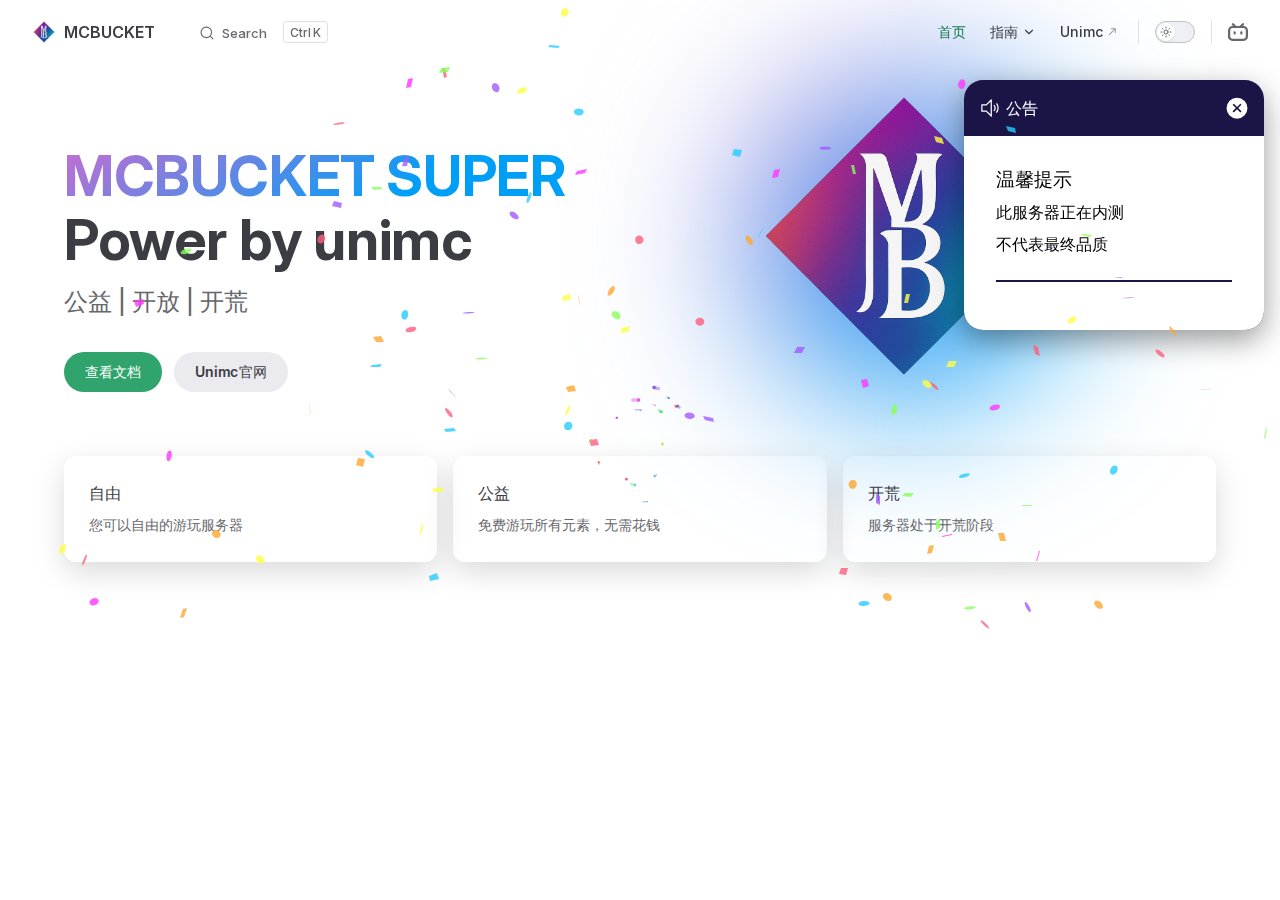
<file: index.html>
<!DOCTYPE html>
<html lang="en-US" dir="ltr">
  <head>
    <meta charset="utf-8">
    <meta name="viewport" content="width=device-width,initial-scale=1">
    <title>首页 | MBS</title>
    <meta name="description" content="TEST">
    <meta name="generator" content="VitePress v1.6.4">
    <link rel="preload stylesheet" href="/assets/style.iKoue9Lc.css" as="style">
    <link rel="preload stylesheet" href="/vp-icons.css" as="style">
    
    <script type="module" src="/assets/app.B6PTfmSP.js"></script>
    <link rel="preload" href="/assets/inter-roman-latin.Di8DUHzh.woff2" as="font" type="font/woff2" crossorigin="">
    <link rel="modulepreload" href="/assets/chunks/theme.BvsiGBFC.js">
    <link rel="modulepreload" href="/assets/chunks/framework.CPqwLqf0.js">
    <link rel="modulepreload" href="/assets/index.md.DW-ptxOn.lean.js">
    <link rel="icon" href="/public/logo.png">
    <script id="check-dark-mode">(()=>{const e=localStorage.getItem("vitepress-theme-appearance")||"auto",a=window.matchMedia("(prefers-color-scheme: dark)").matches;(!e||e==="auto"?a:e==="dark")&&document.documentElement.classList.add("dark")})();</script>
    <script id="check-mac-os">document.documentElement.classList.toggle("mac",/Mac|iPhone|iPod|iPad/i.test(navigator.platform));</script>
  </head>
  <body>
    <div id="app"><div class="Layout" data-v-5d98c3a5><!--[--><canvas style="position:fixed;left:0;top:0;pointer-events:none;z-index:999999;" data-v-0238d2da></canvas><div class="bulletin-wrapper" style="width:300px;"><div class="bulletin-title"><span class="bulletin-icon left"><svg class="bulletin-icon" xmlns="http://www.w3.org/2000/svg" xmlns:xlink="http://www.w3.org/1999/xlink" viewBox="0 0 32 32" style="width:20px;height:20px;font-size:20px;color:rgb(255, 255, 255);"><path d="M27.16 8.08l-1.53 1.29a10 10 0 0 1-.29 13.23l1.47 1.4a12 12 0 0 0 .35-15.88z" fill="currentColor"></path><path d="M21.58 12a6 6 0 0 1-.18 7.94l1.47 1.36a8 8 0 0 0 .23-10.59z" fill="currentColor"></path><path d="M18 30a1 1 0 0 1-.71-.3L9.67 22H3a1 1 0 0 1-1-1V11a1 1 0 0 1 1-1h6.67l7.62-7.7a1 1 0 0 1 1.41 0a1 1 0 0 1 .3.7v26a1 1 0 0 1-1 1zM4 20h6.08a1 1 0 0 1 .71.3L17 26.57V5.43l-6.21 6.27a1 1 0 0 1-.71.3H4z" fill="currentColor"></path></svg><span>公告</span></span><svg class="btn-close" t="1573745677073" viewBox="0 0 1024 1024" version="1.1" xmlns="http://www.w3.org/2000/svg" p-id="4448" width="22" height="22"><path d="M512 34.133333a486.4 486.4 0 1 0 486.4 486.4A486.4 486.4 0 0 0 512 34.133333z m209.4848 632.8064l-55.6032 55.466667-151.517867-151.125333-151.517866 151.1168-55.6032-55.466667 151.517866-151.108267L307.242667 364.714667l55.6032-55.466667 151.517866 151.125333 151.517867-151.1168 55.6032 55.466667-151.517867 151.099733z m0 0" p-id="4449"></path></svg></div><div class="bulletin-content"><h3 class="bulletin-h3">温馨提示</h3><p class="bulletin-p">此服务器正在内测</p><p class="bulletin-p">不代表最终品质</p><hr><div class="btn-group"></div></div></div><!--]--><!--[--><span tabindex="-1" data-v-0b0ada53></span><a href="#VPContent" class="VPSkipLink visually-hidden" data-v-0b0ada53>Skip to content</a><!--]--><!----><header class="VPNav" data-v-5d98c3a5 data-v-ae24b3ad><div class="VPNavBar" data-v-ae24b3ad data-v-6aa21345><div class="wrapper" data-v-6aa21345><div class="container" data-v-6aa21345><div class="title" data-v-6aa21345><div class="VPNavBarTitle" data-v-6aa21345 data-v-1168a8e4><a class="title" href="/" data-v-1168a8e4><!--[--><!--]--><!--[--><img class="VPImage logo" src="/logo.png" alt data-v-8426fc1a><!--]--><span data-v-1168a8e4>MCBUCKET</span><!--[--><!--]--></a></div></div><div class="content" data-v-6aa21345><div class="content-body" data-v-6aa21345><!--[--><!--]--><div class="VPNavBarSearch search" data-v-6aa21345><!--[--><!----><div id="local-search"><button type="button" class="DocSearch DocSearch-Button" aria-label="Search"><span class="DocSearch-Button-Container"><span class="vp-icon DocSearch-Search-Icon"></span><span class="DocSearch-Button-Placeholder">Search</span></span><span class="DocSearch-Button-Keys"><kbd class="DocSearch-Button-Key"></kbd><kbd class="DocSearch-Button-Key">K</kbd></span></button></div><!--]--></div><nav aria-labelledby="main-nav-aria-label" class="VPNavBarMenu menu" data-v-6aa21345 data-v-dc692963><span id="main-nav-aria-label" class="visually-hidden" data-v-dc692963> Main Navigation </span><!--[--><!--[--><a class="VPLink link VPNavBarMenuLink active" href="/" tabindex="0" data-v-dc692963 data-v-e56f3d57><!--[--><span data-v-e56f3d57>首页</span><!--]--></a><!--]--><!--[--><div class="VPFlyout VPNavBarMenuGroup" data-v-dc692963 data-v-cf11d7a2><button type="button" class="button" aria-haspopup="true" aria-expanded="false" data-v-cf11d7a2><span class="text" data-v-cf11d7a2><!----><span data-v-cf11d7a2>指南</span><span class="vpi-chevron-down text-icon" data-v-cf11d7a2></span></span></button><div class="menu" data-v-cf11d7a2><div class="VPMenu" data-v-cf11d7a2 data-v-b98bc113><div class="items" data-v-b98bc113><!--[--><!--[--><div class="VPMenuGroup" data-v-b98bc113 data-v-69e747b5><p class="title" data-v-69e747b5>介绍</p><!--[--><!--[--><div class="VPMenuLink" data-v-69e747b5 data-v-35975db6><a class="VPLink link" href="/preface.html" data-v-35975db6><!--[--><span data-v-35975db6>前言</span><!--]--></a></div><!--]--><!--]--></div><!--]--><!--[--><div class="VPMenuGroup" data-v-b98bc113 data-v-69e747b5><p class="title" data-v-69e747b5>基础设置</p><!--[--><!--[--><div class="VPMenuLink" data-v-69e747b5 data-v-35975db6><a class="VPLink link" href="/getting-started.html" data-v-35975db6><!--[--><span data-v-35975db6>快速上手</span><!--]--></a></div><!--]--><!--[--><div class="VPMenuLink" data-v-69e747b5 data-v-35975db6><a class="VPLink link" href="/configuration.html" data-v-35975db6><!--[--><span data-v-35975db6>配置</span><!--]--></a></div><!--]--><!--[--><div class="VPMenuLink" data-v-69e747b5 data-v-35975db6><a class="VPLink link" href="/page.html" data-v-35975db6><!--[--><span data-v-35975db6>页面</span><!--]--></a></div><!--]--><!--[--><div class="VPMenuLink" data-v-69e747b5 data-v-35975db6><a class="VPLink link" href="/frontmatter.html" data-v-35975db6><!--[--><span data-v-35975db6>Frontmatter</span><!--]--></a></div><!--]--><!--]--></div><!--]--><!--[--><div class="VPMenuGroup" data-v-b98bc113 data-v-69e747b5><p class="title" data-v-69e747b5>进阶玩法</p><!--[--><!--[--><div class="VPMenuLink" data-v-69e747b5 data-v-35975db6><a class="VPLink link" href="/Markdown.html" data-v-35975db6><!--[--><span data-v-35975db6>Markdown</span><!--]--></a></div><!--]--><!--[--><div class="VPMenuLink" data-v-69e747b5 data-v-35975db6><a class="VPLink link" href="/assets.html" data-v-35975db6><!--[--><span data-v-35975db6>静态部署</span><!--]--></a></div><!--]--><!--]--></div><!--]--><!--]--></div><!--[--><!--]--></div></div></div><!--]--><!--[--><a class="VPLink link vp-external-link-icon VPNavBarMenuLink" href="https://mc.clami.fun" target="_blank" rel="noreferrer" tabindex="0" data-v-dc692963 data-v-e56f3d57><!--[--><span data-v-e56f3d57>Unimc</span><!--]--></a><!--]--><!--]--></nav><!----><div class="VPNavBarAppearance appearance" data-v-6aa21345 data-v-6c893767><button class="VPSwitch VPSwitchAppearance" type="button" role="switch" title aria-checked="false" data-v-6c893767 data-v-5337faa4 data-v-1d5665e3><span class="check" data-v-1d5665e3><span class="icon" data-v-1d5665e3><!--[--><span class="vpi-sun sun" data-v-5337faa4></span><span class="vpi-moon moon" data-v-5337faa4></span><!--]--></span></span></button></div><div class="VPSocialLinks VPNavBarSocialLinks social-links" data-v-6aa21345 data-v-0394ad82 data-v-7bc22406><!--[--><a class="VPSocialLink no-icon" href="https://space.bilibili.com/3546621769943212?spm_id_from=333.337.search-card.all.click" aria-label="bilibili" target="_blank" rel="noopener" data-v-7bc22406 data-v-bd121fe5><span class="vpi-social-bilibili"></span></a><!--]--></div><div class="VPFlyout VPNavBarExtra extra" data-v-6aa21345 data-v-bb2aa2f0 data-v-cf11d7a2><button type="button" class="button" aria-haspopup="true" aria-expanded="false" aria-label="extra navigation" data-v-cf11d7a2><span class="vpi-more-horizontal icon" data-v-cf11d7a2></span></button><div class="menu" data-v-cf11d7a2><div class="VPMenu" data-v-cf11d7a2 data-v-b98bc113><!----><!--[--><!--[--><!----><div class="group" data-v-bb2aa2f0><div class="item appearance" data-v-bb2aa2f0><p class="label" data-v-bb2aa2f0>Appearance</p><div class="appearance-action" data-v-bb2aa2f0><button class="VPSwitch VPSwitchAppearance" type="button" role="switch" title aria-checked="false" data-v-bb2aa2f0 data-v-5337faa4 data-v-1d5665e3><span class="check" data-v-1d5665e3><span class="icon" data-v-1d5665e3><!--[--><span class="vpi-sun sun" data-v-5337faa4></span><span class="vpi-moon moon" data-v-5337faa4></span><!--]--></span></span></button></div></div></div><div class="group" data-v-bb2aa2f0><div class="item social-links" data-v-bb2aa2f0><div class="VPSocialLinks social-links-list" data-v-bb2aa2f0 data-v-7bc22406><!--[--><a class="VPSocialLink no-icon" href="https://space.bilibili.com/3546621769943212?spm_id_from=333.337.search-card.all.click" aria-label="bilibili" target="_blank" rel="noopener" data-v-7bc22406 data-v-bd121fe5><span class="vpi-social-bilibili"></span></a><!--]--></div></div></div><!--]--><!--]--></div></div></div><!--[--><!--]--><button type="button" class="VPNavBarHamburger hamburger" aria-label="mobile navigation" aria-expanded="false" aria-controls="VPNavScreen" data-v-6aa21345 data-v-e5dd9c1c><span class="container" data-v-e5dd9c1c><span class="top" data-v-e5dd9c1c></span><span class="middle" data-v-e5dd9c1c></span><span class="bottom" data-v-e5dd9c1c></span></span></button></div></div></div></div><div class="divider" data-v-6aa21345><div class="divider-line" data-v-6aa21345></div></div></div><!----></header><!----><!----><div class="VPContent is-home" id="VPContent" data-v-5d98c3a5 data-v-1428d186><div class="VPHome" data-v-1428d186 data-v-8b561e3d><!--[--><!--]--><div class="VPHero has-image VPHomeHero" data-v-8b561e3d data-v-4f9c455b><div class="container" data-v-4f9c455b><div class="main" data-v-4f9c455b><!--[--><!--]--><!--[--><h1 class="heading" data-v-4f9c455b><span class="name clip" data-v-4f9c455b>MCBUCKET SUPER</span><span class="text" data-v-4f9c455b>Power by unimc</span></h1><p class="tagline" data-v-4f9c455b>公益 | 开放 | 开荒</p><!--]--><!--[--><!--]--><div class="actions" data-v-4f9c455b><!--[--><div class="action" data-v-4f9c455b><a class="VPButton medium brand" href="/preface.html" data-v-4f9c455b data-v-fa7799d5>查看文档</a></div><div class="action" data-v-4f9c455b><a class="VPButton medium alt" href="https://mc.clami.fun/" target="_blank" rel="noreferrer" data-v-4f9c455b data-v-fa7799d5>Unimc官网</a></div><!--]--></div><!--[--><!--]--></div><div class="image" data-v-4f9c455b><div class="image-container" data-v-4f9c455b><div class="image-bg" data-v-4f9c455b></div><!--[--><!--[--><img class="VPImage image-src" src="/logo.png" alt="VitePress" data-v-8426fc1a><!--]--><!--]--></div></div></div></div><!--[--><!--]--><!--[--><!--]--><div class="VPFeatures VPHomeFeatures" data-v-8b561e3d data-v-a6181336><div class="container" data-v-a6181336><div class="items" data-v-a6181336><!--[--><div class="grid-3 item" data-v-a6181336><div class="VPLink no-icon VPFeature" data-v-a6181336 data-v-a3976bdc><!--[--><article class="box" data-v-a3976bdc><!----><h2 class="title" data-v-a3976bdc>自由</h2><p class="details" data-v-a3976bdc>您可以自由的游玩服务器</p><!----></article><!--]--></div></div><div class="grid-3 item" data-v-a6181336><div class="VPLink no-icon VPFeature" data-v-a6181336 data-v-a3976bdc><!--[--><article class="box" data-v-a3976bdc><!----><h2 class="title" data-v-a3976bdc>公益</h2><p class="details" data-v-a3976bdc>免费游玩所有元素，无需花钱</p><!----></article><!--]--></div></div><div class="grid-3 item" data-v-a6181336><div class="VPLink no-icon VPFeature" data-v-a6181336 data-v-a3976bdc><!--[--><article class="box" data-v-a3976bdc><!----><h2 class="title" data-v-a3976bdc>开荒</h2><p class="details" data-v-a3976bdc>服务器处于开荒阶段</p><!----></article><!--]--></div></div><!--]--></div></div></div><!--[--><!--]--><div class="vp-doc container" style="" data-v-8b561e3d data-v-8e2d4988><!--[--><div style="position:relative;" data-v-8b561e3d><div><!----></div></div><!--]--></div></div></div><!----><!--[--><!--]--></div></div>
    <script>window.__VP_HASH_MAP__=JSON.parse("{\"acknowledgments list.md\":\"COalwZGd\",\"api-examples.md\":\"SsEuyj1q\",\"ban_policy.md\":\"B-pFB4fE\",\"index.md\":\"DW-ptxOn\",\"joinitem.md\":\"CQt0oYok\",\"player_agreement.md\":\"D5Zi1-LT\",\"preface.md\":\"BzsEpYMi\",\"privacy_agreement.md\":\"CiOZYFH5\",\"survival.md\":\"BnOYJTye\",\"test.md\":\"CVvFnTlG\",\"timelw.md\":\"BWhQG8sj\",\"tps _ mspt health monitor.md\":\"CmxR0KKv\"}");window.__VP_SITE_DATA__=JSON.parse("{\"lang\":\"en-US\",\"dir\":\"ltr\",\"title\":\"首页\",\"titleTemplate\":\"MBS\",\"description\":\"TEST\",\"base\":\"/\",\"head\":[],\"router\":{\"prefetchLinks\":true},\"appearance\":true,\"themeConfig\":{\"search\":{\"provider\":\"local\"},\"logo\":\"/logo.png\",\"siteTitle\":\"MCBUCKET\",\"nav\":[{\"text\":\"首页\",\"link\":\"/\"},{\"text\":\"指南\",\"items\":[{\"text\":\"介绍\",\"items\":[{\"text\":\"前言\",\"link\":\"/preface\"}]},{\"text\":\"基础设置\",\"items\":[{\"text\":\"快速上手\",\"link\":\"/getting-started\"},{\"text\":\"配置\",\"link\":\"/configuration\"},{\"text\":\"页面\",\"link\":\"/page\"},{\"text\":\"Frontmatter\",\"link\":\"/frontmatter\"}]},{\"text\":\"进阶玩法\",\"items\":[{\"text\":\"Markdown\",\"link\":\"/Markdown\"},{\"text\":\"静态部署\",\"link\":\"/assets\"}]}]},{\"text\":\"Unimc\",\"link\":\"https://mc.clami.fun\"}],\"sidebar\":[{\"text\":\"📂介绍\",\"collapsed\":true,\"items\":[{\"text\":\"📄前言\",\"link\":\"/preface\"}]},{\"text\":\"📂区服\",\"collapsed\":false,\"items\":[{\"text\":\"📄生存区\",\"link\":\"/survival\"},{\"text\":\"空\",\"link\":\"/configuration\"},{\"text\":\"空\",\"link\":\"/page\"},{\"text\":\"空\",\"link\":\"/frontmatter\"}]},{\"text\":\"📂关于服务器\",\"collapsed\":false,\"items\":[{\"text\":\"📄玩家协议\",\"link\":\"/Player_Agreement\"},{\"text\":\"📄隐私协议\",\"link\":\"/Privacy_Agreement\"},{\"text\":\"📄封禁政策\",\"link\":\"/ban_policy\"},{\"text\":\"📄致谢名单\",\"link\":\"/Acknowledgments List\"}]},{\"text\":\"📂自研插件\",\"collapsed\":false,\"items\":[{\"text\":\"📄Joinitem\",\"link\":\"/joinitem\"},{\"text\":\"📄timeLW\",\"link\":\"/timeLW\"},{\"text\":\"📄TPS & MSPT Health Monitor\",\"link\":\"/TPS & MSPT Health Monitor\"}]}],\"socialLinks\":[{\"icon\":\"bilibili\",\"link\":\"https://space.bilibili.com/3546621769943212?spm_id_from=333.337.search-card.all.click\"}]},\"locales\":{},\"scrollOffset\":134,\"cleanUrls\":false}");</script>
    
  </body>
</html>
</file>
<file: assets/style.iKoue9Lc.css>
@font-face{font-family:Inter;font-style:normal;font-weight:100 900;font-display:swap;src:url(/assets/inter-roman-cyrillic-ext.BBPuwvHQ.woff2) format("woff2");unicode-range:U+0460-052F,U+1C80-1C88,U+20B4,U+2DE0-2DFF,U+A640-A69F,U+FE2E-FE2F}@font-face{font-family:Inter;font-style:normal;font-weight:100 900;font-display:swap;src:url(/assets/inter-roman-cyrillic.C5lxZ8CY.woff2) format("woff2");unicode-range:U+0301,U+0400-045F,U+0490-0491,U+04B0-04B1,U+2116}@font-face{font-family:Inter;font-style:normal;font-weight:100 900;font-display:swap;src:url(/assets/inter-roman-greek-ext.CqjqNYQ-.woff2) format("woff2");unicode-range:U+1F00-1FFF}@font-face{font-family:Inter;font-style:normal;font-weight:100 900;font-display:swap;src:url(/assets/inter-roman-greek.BBVDIX6e.woff2) format("woff2");unicode-range:U+0370-0377,U+037A-037F,U+0384-038A,U+038C,U+038E-03A1,U+03A3-03FF}@font-face{font-family:Inter;font-style:normal;font-weight:100 900;font-display:swap;src:url(/assets/inter-roman-vietnamese.BjW4sHH5.woff2) format("woff2");unicode-range:U+0102-0103,U+0110-0111,U+0128-0129,U+0168-0169,U+01A0-01A1,U+01AF-01B0,U+0300-0301,U+0303-0304,U+0308-0309,U+0323,U+0329,U+1EA0-1EF9,U+20AB}@font-face{font-family:Inter;font-style:normal;font-weight:100 900;font-display:swap;src:url(/assets/inter-roman-latin-ext.4ZJIpNVo.woff2) format("woff2");unicode-range:U+0100-02AF,U+0304,U+0308,U+0329,U+1E00-1E9F,U+1EF2-1EFF,U+2020,U+20A0-20AB,U+20AD-20C0,U+2113,U+2C60-2C7F,U+A720-A7FF}@font-face{font-family:Inter;font-style:normal;font-weight:100 900;font-display:swap;src:url(/assets/inter-roman-latin.Di8DUHzh.woff2) format("woff2");unicode-range:U+0000-00FF,U+0131,U+0152-0153,U+02BB-02BC,U+02C6,U+02DA,U+02DC,U+0304,U+0308,U+0329,U+2000-206F,U+2074,U+20AC,U+2122,U+2191,U+2193,U+2212,U+2215,U+FEFF,U+FFFD}@font-face{font-family:Inter;font-style:italic;font-weight:100 900;font-display:swap;src:url(/assets/inter-italic-cyrillic-ext.r48I6akx.woff2) format("woff2");unicode-range:U+0460-052F,U+1C80-1C88,U+20B4,U+2DE0-2DFF,U+A640-A69F,U+FE2E-FE2F}@font-face{font-family:Inter;font-style:italic;font-weight:100 900;font-display:swap;src:url(/assets/inter-italic-cyrillic.By2_1cv3.woff2) format("woff2");unicode-range:U+0301,U+0400-045F,U+0490-0491,U+04B0-04B1,U+2116}@font-face{font-family:Inter;font-style:italic;font-weight:100 900;font-display:swap;src:url(/assets/inter-italic-greek-ext.1u6EdAuj.woff2) format("woff2");unicode-range:U+1F00-1FFF}@font-face{font-family:Inter;font-style:italic;font-weight:100 900;font-display:swap;src:url(/assets/inter-italic-greek.DJ8dCoTZ.woff2) format("woff2");unicode-range:U+0370-0377,U+037A-037F,U+0384-038A,U+038C,U+038E-03A1,U+03A3-03FF}@font-face{font-family:Inter;font-style:italic;font-weight:100 900;font-display:swap;src:url(/assets/inter-italic-vietnamese.BSbpV94h.woff2) format("woff2");unicode-range:U+0102-0103,U+0110-0111,U+0128-0129,U+0168-0169,U+01A0-01A1,U+01AF-01B0,U+0300-0301,U+0303-0304,U+0308-0309,U+0323,U+0329,U+1EA0-1EF9,U+20AB}@font-face{font-family:Inter;font-style:italic;font-weight:100 900;font-display:swap;src:url(/assets/inter-italic-latin-ext.CN1xVJS-.woff2) format("woff2");unicode-range:U+0100-02AF,U+0304,U+0308,U+0329,U+1E00-1E9F,U+1EF2-1EFF,U+2020,U+20A0-20AB,U+20AD-20C0,U+2113,U+2C60-2C7F,U+A720-A7FF}@font-face{font-family:Inter;font-style:italic;font-weight:100 900;font-display:swap;src:url(/assets/inter-italic-latin.C2AdPX0b.woff2) format("woff2");unicode-range:U+0000-00FF,U+0131,U+0152-0153,U+02BB-02BC,U+02C6,U+02DA,U+02DC,U+0304,U+0308,U+0329,U+2000-206F,U+2074,U+20AC,U+2122,U+2191,U+2193,U+2212,U+2215,U+FEFF,U+FFFD}@font-face{font-family:Punctuation SC;font-weight:400;src:local("PingFang SC Regular"),local("Noto Sans CJK SC"),local("Microsoft YaHei");unicode-range:U+201C,U+201D,U+2018,U+2019,U+2E3A,U+2014,U+2013,U+2026,U+00B7,U+007E,U+002F}@font-face{font-family:Punctuation SC;font-weight:500;src:local("PingFang SC Medium"),local("Noto Sans CJK SC"),local("Microsoft YaHei");unicode-range:U+201C,U+201D,U+2018,U+2019,U+2E3A,U+2014,U+2013,U+2026,U+00B7,U+007E,U+002F}@font-face{font-family:Punctuation SC;font-weight:600;src:local("PingFang SC Semibold"),local("Noto Sans CJK SC Bold"),local("Microsoft YaHei Bold");unicode-range:U+201C,U+201D,U+2018,U+2019,U+2E3A,U+2014,U+2013,U+2026,U+00B7,U+007E,U+002F}@font-face{font-family:Punctuation SC;font-weight:700;src:local("PingFang SC Semibold"),local("Noto Sans CJK SC Bold"),local("Microsoft YaHei Bold");unicode-range:U+201C,U+201D,U+2018,U+2019,U+2E3A,U+2014,U+2013,U+2026,U+00B7,U+007E,U+002F}:root{--vp-c-white: #ffffff;--vp-c-black: #000000;--vp-c-neutral: var(--vp-c-black);--vp-c-neutral-inverse: var(--vp-c-white)}.dark{--vp-c-neutral: var(--vp-c-white);--vp-c-neutral-inverse: var(--vp-c-black)}:root{--vp-c-gray-1: #dddde3;--vp-c-gray-2: #e4e4e9;--vp-c-gray-3: #ebebef;--vp-c-gray-soft: rgba(142, 150, 170, .14);--vp-c-indigo-1: #3451b2;--vp-c-indigo-2: #3a5ccc;--vp-c-indigo-3: #5672cd;--vp-c-indigo-soft: rgba(100, 108, 255, .14);--vp-c-purple-1: #6f42c1;--vp-c-purple-2: #7e4cc9;--vp-c-purple-3: #8e5cd9;--vp-c-purple-soft: rgba(159, 122, 234, .14);--vp-c-green-1: #18794e;--vp-c-green-2: #299764;--vp-c-green-3: #30a46c;--vp-c-green-soft: rgba(16, 185, 129, .14);--vp-c-yellow-1: #915930;--vp-c-yellow-2: #946300;--vp-c-yellow-3: #9f6a00;--vp-c-yellow-soft: rgba(234, 179, 8, .14);--vp-c-red-1: #b8272c;--vp-c-red-2: #d5393e;--vp-c-red-3: #e0575b;--vp-c-red-soft: rgba(244, 63, 94, .14);--vp-c-sponsor: #db2777}.dark{--vp-c-gray-1: #515c67;--vp-c-gray-2: #414853;--vp-c-gray-3: #32363f;--vp-c-gray-soft: rgba(101, 117, 133, .16);--vp-c-indigo-1: #a8b1ff;--vp-c-indigo-2: #5c73e7;--vp-c-indigo-3: #3e63dd;--vp-c-indigo-soft: rgba(100, 108, 255, .16);--vp-c-purple-1: #c8abfa;--vp-c-purple-2: #a879e6;--vp-c-purple-3: #8e5cd9;--vp-c-purple-soft: rgba(159, 122, 234, .16);--vp-c-green-1: #3dd68c;--vp-c-green-2: #30a46c;--vp-c-green-3: #298459;--vp-c-green-soft: rgba(16, 185, 129, .16);--vp-c-yellow-1: #f9b44e;--vp-c-yellow-2: #da8b17;--vp-c-yellow-3: #a46a0a;--vp-c-yellow-soft: rgba(234, 179, 8, .16);--vp-c-red-1: #f66f81;--vp-c-red-2: #f14158;--vp-c-red-3: #b62a3c;--vp-c-red-soft: rgba(244, 63, 94, .16)}:root{--vp-c-bg: #ffffff;--vp-c-bg-alt: #f6f6f7;--vp-c-bg-elv: #ffffff;--vp-c-bg-soft: #f6f6f7}.dark{--vp-c-bg: #1b1b1f;--vp-c-bg-alt: #161618;--vp-c-bg-elv: #202127;--vp-c-bg-soft: #202127}:root{--vp-c-border: #c2c2c4;--vp-c-divider: #e2e2e3;--vp-c-gutter: #e2e2e3}.dark{--vp-c-border: #3c3f44;--vp-c-divider: #2e2e32;--vp-c-gutter: #000000}:root{--vp-c-text-1: #3c3c43;--vp-c-text-2: #67676c;--vp-c-text-3: #929295}.dark{--vp-c-text-1: #dfdfd6;--vp-c-text-2: #98989f;--vp-c-text-3: #6a6a71}:root{--vp-c-default-1: var(--vp-c-gray-1);--vp-c-default-2: var(--vp-c-gray-2);--vp-c-default-3: var(--vp-c-gray-3);--vp-c-default-soft: var(--vp-c-gray-soft);--vp-c-brand-1: var(--vp-c-indigo-1);--vp-c-brand-2: var(--vp-c-indigo-2);--vp-c-brand-3: var(--vp-c-indigo-3);--vp-c-brand-soft: var(--vp-c-indigo-soft);--vp-c-brand: var(--vp-c-brand-1);--vp-c-tip-1: var(--vp-c-brand-1);--vp-c-tip-2: var(--vp-c-brand-2);--vp-c-tip-3: var(--vp-c-brand-3);--vp-c-tip-soft: var(--vp-c-brand-soft);--vp-c-note-1: var(--vp-c-brand-1);--vp-c-note-2: var(--vp-c-brand-2);--vp-c-note-3: var(--vp-c-brand-3);--vp-c-note-soft: var(--vp-c-brand-soft);--vp-c-success-1: var(--vp-c-green-1);--vp-c-success-2: var(--vp-c-green-2);--vp-c-success-3: var(--vp-c-green-3);--vp-c-success-soft: var(--vp-c-green-soft);--vp-c-important-1: var(--vp-c-purple-1);--vp-c-important-2: var(--vp-c-purple-2);--vp-c-important-3: var(--vp-c-purple-3);--vp-c-important-soft: var(--vp-c-purple-soft);--vp-c-warning-1: var(--vp-c-yellow-1);--vp-c-warning-2: var(--vp-c-yellow-2);--vp-c-warning-3: var(--vp-c-yellow-3);--vp-c-warning-soft: var(--vp-c-yellow-soft);--vp-c-danger-1: var(--vp-c-red-1);--vp-c-danger-2: var(--vp-c-red-2);--vp-c-danger-3: var(--vp-c-red-3);--vp-c-danger-soft: var(--vp-c-red-soft);--vp-c-caution-1: var(--vp-c-red-1);--vp-c-caution-2: var(--vp-c-red-2);--vp-c-caution-3: var(--vp-c-red-3);--vp-c-caution-soft: var(--vp-c-red-soft)}:root{--vp-font-family-base: "Inter", ui-sans-serif, system-ui, sans-serif, "Apple Color Emoji", "Segoe UI Emoji", "Segoe UI Symbol", "Noto Color Emoji";--vp-font-family-mono: ui-monospace, "Menlo", "Monaco", "Consolas", "Liberation Mono", "Courier New", monospace;font-optical-sizing:auto}:root:where(:lang(zh)){--vp-font-family-base: "Punctuation SC", "Inter", ui-sans-serif, system-ui, sans-serif, "Apple Color Emoji", "Segoe UI Emoji", "Segoe UI Symbol", "Noto Color Emoji"}:root{--vp-shadow-1: 0 1px 2px rgba(0, 0, 0, .04), 0 1px 2px rgba(0, 0, 0, .06);--vp-shadow-2: 0 3px 12px rgba(0, 0, 0, .07), 0 1px 4px rgba(0, 0, 0, .07);--vp-shadow-3: 0 12px 32px rgba(0, 0, 0, .1), 0 2px 6px rgba(0, 0, 0, .08);--vp-shadow-4: 0 14px 44px rgba(0, 0, 0, .12), 0 3px 9px rgba(0, 0, 0, .12);--vp-shadow-5: 0 18px 56px rgba(0, 0, 0, .16), 0 4px 12px rgba(0, 0, 0, .16)}:root{--vp-z-index-footer: 10;--vp-z-index-local-nav: 20;--vp-z-index-nav: 30;--vp-z-index-layout-top: 40;--vp-z-index-backdrop: 50;--vp-z-index-sidebar: 60}@media (min-width: 960px){:root{--vp-z-index-sidebar: 25}}:root{--vp-layout-max-width: 1440px}:root{--vp-header-anchor-symbol: "#"}:root{--vp-code-line-height: 1.7;--vp-code-font-size: .875em;--vp-code-color: var(--vp-c-brand-1);--vp-code-link-color: var(--vp-c-brand-1);--vp-code-link-hover-color: var(--vp-c-brand-2);--vp-code-bg: var(--vp-c-default-soft);--vp-code-block-color: var(--vp-c-text-2);--vp-code-block-bg: var(--vp-c-bg-alt);--vp-code-block-divider-color: var(--vp-c-gutter);--vp-code-lang-color: var(--vp-c-text-3);--vp-code-line-highlight-color: var(--vp-c-default-soft);--vp-code-line-number-color: var(--vp-c-text-3);--vp-code-line-diff-add-color: var(--vp-c-success-soft);--vp-code-line-diff-add-symbol-color: var(--vp-c-success-1);--vp-code-line-diff-remove-color: var(--vp-c-danger-soft);--vp-code-line-diff-remove-symbol-color: var(--vp-c-danger-1);--vp-code-line-warning-color: var(--vp-c-warning-soft);--vp-code-line-error-color: var(--vp-c-danger-soft);--vp-code-copy-code-border-color: var(--vp-c-divider);--vp-code-copy-code-bg: var(--vp-c-bg-soft);--vp-code-copy-code-hover-border-color: var(--vp-c-divider);--vp-code-copy-code-hover-bg: var(--vp-c-bg);--vp-code-copy-code-active-text: var(--vp-c-text-2);--vp-code-copy-copied-text-content: "Copied";--vp-code-tab-divider: var(--vp-code-block-divider-color);--vp-code-tab-text-color: var(--vp-c-text-2);--vp-code-tab-bg: var(--vp-code-block-bg);--vp-code-tab-hover-text-color: var(--vp-c-text-1);--vp-code-tab-active-text-color: var(--vp-c-text-1);--vp-code-tab-active-bar-color: var(--vp-c-brand-1)}:lang(es),:lang(pt){--vp-code-copy-copied-text-content: "Copiado"}:lang(fa){--vp-code-copy-copied-text-content: "کپی شد"}:lang(ko){--vp-code-copy-copied-text-content: "복사됨"}:lang(ru){--vp-code-copy-copied-text-content: "Скопировано"}:lang(zh){--vp-code-copy-copied-text-content: "已复制"}:root{--vp-button-brand-border: transparent;--vp-button-brand-text: var(--vp-c-white);--vp-button-brand-bg: var(--vp-c-brand-3);--vp-button-brand-hover-border: transparent;--vp-button-brand-hover-text: var(--vp-c-white);--vp-button-brand-hover-bg: var(--vp-c-brand-2);--vp-button-brand-active-border: transparent;--vp-button-brand-active-text: var(--vp-c-white);--vp-button-brand-active-bg: var(--vp-c-brand-1);--vp-button-alt-border: transparent;--vp-button-alt-text: var(--vp-c-text-1);--vp-button-alt-bg: var(--vp-c-default-3);--vp-button-alt-hover-border: transparent;--vp-button-alt-hover-text: var(--vp-c-text-1);--vp-button-alt-hover-bg: var(--vp-c-default-2);--vp-button-alt-active-border: transparent;--vp-button-alt-active-text: var(--vp-c-text-1);--vp-button-alt-active-bg: var(--vp-c-default-1);--vp-button-sponsor-border: var(--vp-c-text-2);--vp-button-sponsor-text: var(--vp-c-text-2);--vp-button-sponsor-bg: transparent;--vp-button-sponsor-hover-border: var(--vp-c-sponsor);--vp-button-sponsor-hover-text: var(--vp-c-sponsor);--vp-button-sponsor-hover-bg: transparent;--vp-button-sponsor-active-border: var(--vp-c-sponsor);--vp-button-sponsor-active-text: var(--vp-c-sponsor);--vp-button-sponsor-active-bg: transparent}:root{--vp-custom-block-font-size: 14px;--vp-custom-block-code-font-size: 13px;--vp-custom-block-info-border: transparent;--vp-custom-block-info-text: var(--vp-c-text-1);--vp-custom-block-info-bg: var(--vp-c-default-soft);--vp-custom-block-info-code-bg: var(--vp-c-default-soft);--vp-custom-block-note-border: transparent;--vp-custom-block-note-text: var(--vp-c-text-1);--vp-custom-block-note-bg: var(--vp-c-default-soft);--vp-custom-block-note-code-bg: var(--vp-c-default-soft);--vp-custom-block-tip-border: transparent;--vp-custom-block-tip-text: var(--vp-c-text-1);--vp-custom-block-tip-bg: var(--vp-c-tip-soft);--vp-custom-block-tip-code-bg: var(--vp-c-tip-soft);--vp-custom-block-important-border: transparent;--vp-custom-block-important-text: var(--vp-c-text-1);--vp-custom-block-important-bg: var(--vp-c-important-soft);--vp-custom-block-important-code-bg: var(--vp-c-important-soft);--vp-custom-block-warning-border: transparent;--vp-custom-block-warning-text: var(--vp-c-text-1);--vp-custom-block-warning-bg: var(--vp-c-warning-soft);--vp-custom-block-warning-code-bg: var(--vp-c-warning-soft);--vp-custom-block-danger-border: transparent;--vp-custom-block-danger-text: var(--vp-c-text-1);--vp-custom-block-danger-bg: var(--vp-c-danger-soft);--vp-custom-block-danger-code-bg: var(--vp-c-danger-soft);--vp-custom-block-caution-border: transparent;--vp-custom-block-caution-text: var(--vp-c-text-1);--vp-custom-block-caution-bg: var(--vp-c-caution-soft);--vp-custom-block-caution-code-bg: var(--vp-c-caution-soft);--vp-custom-block-details-border: var(--vp-custom-block-info-border);--vp-custom-block-details-text: var(--vp-custom-block-info-text);--vp-custom-block-details-bg: var(--vp-custom-block-info-bg);--vp-custom-block-details-code-bg: var(--vp-custom-block-info-code-bg)}:root{--vp-input-border-color: var(--vp-c-border);--vp-input-bg-color: var(--vp-c-bg-alt);--vp-input-switch-bg-color: var(--vp-c-default-soft)}:root{--vp-nav-height: 64px;--vp-nav-bg-color: var(--vp-c-bg);--vp-nav-screen-bg-color: var(--vp-c-bg);--vp-nav-logo-height: 24px}.hide-nav{--vp-nav-height: 0px}.hide-nav .VPSidebar{--vp-nav-height: 22px}:root{--vp-local-nav-bg-color: var(--vp-c-bg)}:root{--vp-sidebar-width: 272px;--vp-sidebar-bg-color: var(--vp-c-bg-alt)}:root{--vp-backdrop-bg-color: rgba(0, 0, 0, .6)}:root{--vp-home-hero-name-color: var(--vp-c-brand-1);--vp-home-hero-name-background: transparent;--vp-home-hero-image-background-image: none;--vp-home-hero-image-filter: none}:root{--vp-badge-info-border: transparent;--vp-badge-info-text: var(--vp-c-text-2);--vp-badge-info-bg: var(--vp-c-default-soft);--vp-badge-tip-border: transparent;--vp-badge-tip-text: var(--vp-c-tip-1);--vp-badge-tip-bg: var(--vp-c-tip-soft);--vp-badge-warning-border: transparent;--vp-badge-warning-text: var(--vp-c-warning-1);--vp-badge-warning-bg: var(--vp-c-warning-soft);--vp-badge-danger-border: transparent;--vp-badge-danger-text: var(--vp-c-danger-1);--vp-badge-danger-bg: var(--vp-c-danger-soft)}:root{--vp-carbon-ads-text-color: var(--vp-c-text-1);--vp-carbon-ads-poweredby-color: var(--vp-c-text-2);--vp-carbon-ads-bg-color: var(--vp-c-bg-soft);--vp-carbon-ads-hover-text-color: var(--vp-c-brand-1);--vp-carbon-ads-hover-poweredby-color: var(--vp-c-text-1)}:root{--vp-local-search-bg: var(--vp-c-bg);--vp-local-search-result-bg: var(--vp-c-bg);--vp-local-search-result-border: var(--vp-c-divider);--vp-local-search-result-selected-bg: var(--vp-c-bg);--vp-local-search-result-selected-border: var(--vp-c-brand-1);--vp-local-search-highlight-bg: var(--vp-c-brand-1);--vp-local-search-highlight-text: var(--vp-c-neutral-inverse)}@media (prefers-reduced-motion: reduce){*,:before,:after{animation-delay:-1ms!important;animation-duration:1ms!important;animation-iteration-count:1!important;background-attachment:initial!important;scroll-behavior:auto!important;transition-duration:0s!important;transition-delay:0s!important}}*,:before,:after{box-sizing:border-box}html{line-height:1.4;font-size:16px;-webkit-text-size-adjust:100%}html.dark{color-scheme:dark}body{margin:0;width:100%;min-width:320px;min-height:100vh;line-height:24px;font-family:var(--vp-font-family-base);font-size:16px;font-weight:400;color:var(--vp-c-text-1);background-color:var(--vp-c-bg);font-synthesis:style;text-rendering:optimizeLegibility;-webkit-font-smoothing:antialiased;-moz-osx-font-smoothing:grayscale}main{display:block}h1,h2,h3,h4,h5,h6{margin:0;line-height:24px;font-size:16px;font-weight:400}p{margin:0}strong,b{font-weight:600}a,area,button,[role=button],input,label,select,summary,textarea{touch-action:manipulation}a{color:inherit;text-decoration:inherit}ol,ul{list-style:none;margin:0;padding:0}blockquote{margin:0}pre,code,kbd,samp{font-family:var(--vp-font-family-mono)}img,svg,video,canvas,audio,iframe,embed,object{display:block}figure{margin:0}img,video{max-width:100%;height:auto}button,input,optgroup,select,textarea{border:0;padding:0;line-height:inherit;color:inherit}button{padding:0;font-family:inherit;background-color:transparent;background-image:none}button:enabled,[role=button]:enabled{cursor:pointer}button:focus,button:focus-visible{outline:1px dotted;outline:4px auto -webkit-focus-ring-color}button:focus:not(:focus-visible){outline:none!important}input:focus,textarea:focus,select:focus{outline:none}table{border-collapse:collapse}input{background-color:transparent}input:-ms-input-placeholder,textarea:-ms-input-placeholder{color:var(--vp-c-text-3)}input::-ms-input-placeholder,textarea::-ms-input-placeholder{color:var(--vp-c-text-3)}input::placeholder,textarea::placeholder{color:var(--vp-c-text-3)}input::-webkit-outer-spin-button,input::-webkit-inner-spin-button{-webkit-appearance:none;margin:0}input[type=number]{-moz-appearance:textfield}textarea{resize:vertical}select{-webkit-appearance:none}fieldset{margin:0;padding:0}h1,h2,h3,h4,h5,h6,li,p{overflow-wrap:break-word}vite-error-overlay{z-index:9999}mjx-container{overflow-x:auto}mjx-container>svg{display:inline-block;margin:auto}[class^=vpi-],[class*=" vpi-"],.vp-icon{width:1em;height:1em}[class^=vpi-].bg,[class*=" vpi-"].bg,.vp-icon.bg{background-size:100% 100%;background-color:transparent}[class^=vpi-]:not(.bg),[class*=" vpi-"]:not(.bg),.vp-icon:not(.bg){-webkit-mask:var(--icon) no-repeat;mask:var(--icon) no-repeat;-webkit-mask-size:100% 100%;mask-size:100% 100%;background-color:currentColor;color:inherit}.vpi-align-left{--icon: url("data:image/svg+xml,%3Csvg xmlns='http://www.w3.org/2000/svg' fill='none' stroke='currentColor' stroke-linecap='round' stroke-linejoin='round' stroke-width='2' viewBox='0 0 24 24'%3E%3Cpath d='M21 6H3M15 12H3M17 18H3'/%3E%3C/svg%3E")}.vpi-arrow-right,.vpi-arrow-down,.vpi-arrow-left,.vpi-arrow-up{--icon: url("data:image/svg+xml,%3Csvg xmlns='http://www.w3.org/2000/svg' fill='none' stroke='currentColor' stroke-linecap='round' stroke-linejoin='round' stroke-width='2' viewBox='0 0 24 24'%3E%3Cpath d='M5 12h14M12 5l7 7-7 7'/%3E%3C/svg%3E")}.vpi-chevron-right,.vpi-chevron-down,.vpi-chevron-left,.vpi-chevron-up{--icon: url("data:image/svg+xml,%3Csvg xmlns='http://www.w3.org/2000/svg' fill='none' stroke='currentColor' stroke-linecap='round' stroke-linejoin='round' stroke-width='2' viewBox='0 0 24 24'%3E%3Cpath d='m9 18 6-6-6-6'/%3E%3C/svg%3E")}.vpi-chevron-down,.vpi-arrow-down{transform:rotate(90deg)}.vpi-chevron-left,.vpi-arrow-left{transform:rotate(180deg)}.vpi-chevron-up,.vpi-arrow-up{transform:rotate(-90deg)}.vpi-square-pen{--icon: url("data:image/svg+xml,%3Csvg xmlns='http://www.w3.org/2000/svg' fill='none' stroke='currentColor' stroke-linecap='round' stroke-linejoin='round' stroke-width='2' viewBox='0 0 24 24'%3E%3Cpath d='M12 3H5a2 2 0 0 0-2 2v14a2 2 0 0 0 2 2h14a2 2 0 0 0 2-2v-7'/%3E%3Cpath d='M18.375 2.625a2.121 2.121 0 1 1 3 3L12 15l-4 1 1-4Z'/%3E%3C/svg%3E")}.vpi-plus{--icon: url("data:image/svg+xml,%3Csvg xmlns='http://www.w3.org/2000/svg' fill='none' stroke='currentColor' stroke-linecap='round' stroke-linejoin='round' stroke-width='2' viewBox='0 0 24 24'%3E%3Cpath d='M5 12h14M12 5v14'/%3E%3C/svg%3E")}.vpi-sun{--icon: url("data:image/svg+xml,%3Csvg xmlns='http://www.w3.org/2000/svg' fill='none' stroke='currentColor' stroke-linecap='round' stroke-linejoin='round' stroke-width='2' viewBox='0 0 24 24'%3E%3Ccircle cx='12' cy='12' r='4'/%3E%3Cpath d='M12 2v2M12 20v2M4.93 4.93l1.41 1.41M17.66 17.66l1.41 1.41M2 12h2M20 12h2M6.34 17.66l-1.41 1.41M19.07 4.93l-1.41 1.41'/%3E%3C/svg%3E")}.vpi-moon{--icon: url("data:image/svg+xml,%3Csvg xmlns='http://www.w3.org/2000/svg' fill='none' stroke='currentColor' stroke-linecap='round' stroke-linejoin='round' stroke-width='2' viewBox='0 0 24 24'%3E%3Cpath d='M12 3a6 6 0 0 0 9 9 9 9 0 1 1-9-9Z'/%3E%3C/svg%3E")}.vpi-more-horizontal{--icon: url("data:image/svg+xml,%3Csvg xmlns='http://www.w3.org/2000/svg' fill='none' stroke='currentColor' stroke-linecap='round' stroke-linejoin='round' stroke-width='2' viewBox='0 0 24 24'%3E%3Ccircle cx='12' cy='12' r='1'/%3E%3Ccircle cx='19' cy='12' r='1'/%3E%3Ccircle cx='5' cy='12' r='1'/%3E%3C/svg%3E")}.vpi-languages{--icon: url("data:image/svg+xml,%3Csvg xmlns='http://www.w3.org/2000/svg' fill='none' stroke='currentColor' stroke-linecap='round' stroke-linejoin='round' stroke-width='2' viewBox='0 0 24 24'%3E%3Cpath d='m5 8 6 6M4 14l6-6 2-3M2 5h12M7 2h1M22 22l-5-10-5 10M14 18h6'/%3E%3C/svg%3E")}.vpi-heart{--icon: url("data:image/svg+xml,%3Csvg xmlns='http://www.w3.org/2000/svg' fill='none' stroke='currentColor' stroke-linecap='round' stroke-linejoin='round' stroke-width='2' viewBox='0 0 24 24'%3E%3Cpath d='M19 14c1.49-1.46 3-3.21 3-5.5A5.5 5.5 0 0 0 16.5 3c-1.76 0-3 .5-4.5 2-1.5-1.5-2.74-2-4.5-2A5.5 5.5 0 0 0 2 8.5c0 2.3 1.5 4.05 3 5.5l7 7Z'/%3E%3C/svg%3E")}.vpi-search{--icon: url("data:image/svg+xml,%3Csvg xmlns='http://www.w3.org/2000/svg' fill='none' stroke='currentColor' stroke-linecap='round' stroke-linejoin='round' stroke-width='2' viewBox='0 0 24 24'%3E%3Ccircle cx='11' cy='11' r='8'/%3E%3Cpath d='m21 21-4.3-4.3'/%3E%3C/svg%3E")}.vpi-layout-list{--icon: url("data:image/svg+xml,%3Csvg xmlns='http://www.w3.org/2000/svg' fill='none' stroke='currentColor' stroke-linecap='round' stroke-linejoin='round' stroke-width='2' viewBox='0 0 24 24'%3E%3Crect width='7' height='7' x='3' y='3' rx='1'/%3E%3Crect width='7' height='7' x='3' y='14' rx='1'/%3E%3Cpath d='M14 4h7M14 9h7M14 15h7M14 20h7'/%3E%3C/svg%3E")}.vpi-delete{--icon: url("data:image/svg+xml,%3Csvg xmlns='http://www.w3.org/2000/svg' fill='none' stroke='currentColor' stroke-linecap='round' stroke-linejoin='round' stroke-width='2' viewBox='0 0 24 24'%3E%3Cpath d='M20 5H9l-7 7 7 7h11a2 2 0 0 0 2-2V7a2 2 0 0 0-2-2ZM18 9l-6 6M12 9l6 6'/%3E%3C/svg%3E")}.vpi-corner-down-left{--icon: url("data:image/svg+xml,%3Csvg xmlns='http://www.w3.org/2000/svg' fill='none' stroke='currentColor' stroke-linecap='round' stroke-linejoin='round' stroke-width='2' viewBox='0 0 24 24'%3E%3Cpath d='m9 10-5 5 5 5'/%3E%3Cpath d='M20 4v7a4 4 0 0 1-4 4H4'/%3E%3C/svg%3E")}:root{--vp-icon-copy: url("data:image/svg+xml,%3Csvg xmlns='http://www.w3.org/2000/svg' fill='none' stroke='rgba(128,128,128,1)' stroke-linecap='round' stroke-linejoin='round' stroke-width='2' viewBox='0 0 24 24'%3E%3Crect width='8' height='4' x='8' y='2' rx='1' ry='1'/%3E%3Cpath d='M16 4h2a2 2 0 0 1 2 2v14a2 2 0 0 1-2 2H6a2 2 0 0 1-2-2V6a2 2 0 0 1 2-2h2'/%3E%3C/svg%3E");--vp-icon-copied: url("data:image/svg+xml,%3Csvg xmlns='http://www.w3.org/2000/svg' fill='none' stroke='rgba(128,128,128,1)' stroke-linecap='round' stroke-linejoin='round' stroke-width='2' viewBox='0 0 24 24'%3E%3Crect width='8' height='4' x='8' y='2' rx='1' ry='1'/%3E%3Cpath d='M16 4h2a2 2 0 0 1 2 2v14a2 2 0 0 1-2 2H6a2 2 0 0 1-2-2V6a2 2 0 0 1 2-2h2'/%3E%3Cpath d='m9 14 2 2 4-4'/%3E%3C/svg%3E")}.visually-hidden{position:absolute;width:1px;height:1px;white-space:nowrap;clip:rect(0 0 0 0);clip-path:inset(50%);overflow:hidden}.custom-block{border:1px solid transparent;border-radius:8px;padding:16px 16px 8px;line-height:24px;font-size:var(--vp-custom-block-font-size);color:var(--vp-c-text-2)}.custom-block.info{border-color:var(--vp-custom-block-info-border);color:var(--vp-custom-block-info-text);background-color:var(--vp-custom-block-info-bg)}.custom-block.info a,.custom-block.info code{color:var(--vp-c-brand-1)}.custom-block.info a:hover,.custom-block.info a:hover>code{color:var(--vp-c-brand-2)}.custom-block.info code{background-color:var(--vp-custom-block-info-code-bg)}.custom-block.note{border-color:var(--vp-custom-block-note-border);color:var(--vp-custom-block-note-text);background-color:var(--vp-custom-block-note-bg)}.custom-block.note a,.custom-block.note code{color:var(--vp-c-brand-1)}.custom-block.note a:hover,.custom-block.note a:hover>code{color:var(--vp-c-brand-2)}.custom-block.note code{background-color:var(--vp-custom-block-note-code-bg)}.custom-block.tip{border-color:var(--vp-custom-block-tip-border);color:var(--vp-custom-block-tip-text);background-color:var(--vp-custom-block-tip-bg)}.custom-block.tip a,.custom-block.tip code{color:var(--vp-c-tip-1)}.custom-block.tip a:hover,.custom-block.tip a:hover>code{color:var(--vp-c-tip-2)}.custom-block.tip code{background-color:var(--vp-custom-block-tip-code-bg)}.custom-block.important{border-color:var(--vp-custom-block-important-border);color:var(--vp-custom-block-important-text);background-color:var(--vp-custom-block-important-bg)}.custom-block.important a,.custom-block.important code{color:var(--vp-c-important-1)}.custom-block.important a:hover,.custom-block.important a:hover>code{color:var(--vp-c-important-2)}.custom-block.important code{background-color:var(--vp-custom-block-important-code-bg)}.custom-block.warning{border-color:var(--vp-custom-block-warning-border);color:var(--vp-custom-block-warning-text);background-color:var(--vp-custom-block-warning-bg)}.custom-block.warning a,.custom-block.warning code{color:var(--vp-c-warning-1)}.custom-block.warning a:hover,.custom-block.warning a:hover>code{color:var(--vp-c-warning-2)}.custom-block.warning code{background-color:var(--vp-custom-block-warning-code-bg)}.custom-block.danger{border-color:var(--vp-custom-block-danger-border);color:var(--vp-custom-block-danger-text);background-color:var(--vp-custom-block-danger-bg)}.custom-block.danger a,.custom-block.danger code{color:var(--vp-c-danger-1)}.custom-block.danger a:hover,.custom-block.danger a:hover>code{color:var(--vp-c-danger-2)}.custom-block.danger code{background-color:var(--vp-custom-block-danger-code-bg)}.custom-block.caution{border-color:var(--vp-custom-block-caution-border);color:var(--vp-custom-block-caution-text);background-color:var(--vp-custom-block-caution-bg)}.custom-block.caution a,.custom-block.caution code{color:var(--vp-c-caution-1)}.custom-block.caution a:hover,.custom-block.caution a:hover>code{color:var(--vp-c-caution-2)}.custom-block.caution code{background-color:var(--vp-custom-block-caution-code-bg)}.custom-block.details{border-color:var(--vp-custom-block-details-border);color:var(--vp-custom-block-details-text);background-color:var(--vp-custom-block-details-bg)}.custom-block.details a{color:var(--vp-c-brand-1)}.custom-block.details a:hover,.custom-block.details a:hover>code{color:var(--vp-c-brand-2)}.custom-block.details code{background-color:var(--vp-custom-block-details-code-bg)}.custom-block-title{font-weight:600}.custom-block p+p{margin:8px 0}.custom-block.details summary{margin:0 0 8px;font-weight:700;cursor:pointer;-webkit-user-select:none;user-select:none}.custom-block.details summary+p{margin:8px 0}.custom-block a{color:inherit;font-weight:600;text-decoration:underline;text-underline-offset:2px;transition:opacity .25s}.custom-block a:hover{opacity:.75}.custom-block code{font-size:var(--vp-custom-block-code-font-size)}.custom-block.custom-block th,.custom-block.custom-block blockquote>p{font-size:var(--vp-custom-block-font-size);color:inherit}.dark .vp-code span{color:var(--shiki-dark, inherit)}html:not(.dark) .vp-code span{color:var(--shiki-light, inherit)}.vp-code-group{margin-top:16px}.vp-code-group .tabs{position:relative;display:flex;margin-right:-24px;margin-left:-24px;padding:0 12px;background-color:var(--vp-code-tab-bg);overflow-x:auto;overflow-y:hidden;box-shadow:inset 0 -1px var(--vp-code-tab-divider)}@media (min-width: 640px){.vp-code-group .tabs{margin-right:0;margin-left:0;border-radius:8px 8px 0 0}}.vp-code-group .tabs input{position:fixed;opacity:0;pointer-events:none}.vp-code-group .tabs label{position:relative;display:inline-block;border-bottom:1px solid transparent;padding:0 12px;line-height:48px;font-size:14px;font-weight:500;color:var(--vp-code-tab-text-color);white-space:nowrap;cursor:pointer;transition:color .25s}.vp-code-group .tabs label:after{position:absolute;right:8px;bottom:-1px;left:8px;z-index:1;height:2px;border-radius:2px;content:"";background-color:transparent;transition:background-color .25s}.vp-code-group label:hover{color:var(--vp-code-tab-hover-text-color)}.vp-code-group input:checked+label{color:var(--vp-code-tab-active-text-color)}.vp-code-group input:checked+label:after{background-color:var(--vp-code-tab-active-bar-color)}.vp-code-group div[class*=language-],.vp-block{display:none;margin-top:0!important;border-top-left-radius:0!important;border-top-right-radius:0!important}.vp-code-group div[class*=language-].active,.vp-block.active{display:block}.vp-block{padding:20px 24px}.vp-doc h1,.vp-doc h2,.vp-doc h3,.vp-doc h4,.vp-doc h5,.vp-doc h6{position:relative;font-weight:600;outline:none}.vp-doc h1{letter-spacing:-.02em;line-height:40px;font-size:28px}.vp-doc h2{margin:48px 0 16px;border-top:1px solid var(--vp-c-divider);padding-top:24px;letter-spacing:-.02em;line-height:32px;font-size:24px}.vp-doc h3{margin:32px 0 0;letter-spacing:-.01em;line-height:28px;font-size:20px}.vp-doc h4{margin:24px 0 0;letter-spacing:-.01em;line-height:24px;font-size:18px}.vp-doc .header-anchor{position:absolute;top:0;left:0;margin-left:-.87em;font-weight:500;-webkit-user-select:none;user-select:none;opacity:0;text-decoration:none;transition:color .25s,opacity .25s}.vp-doc .header-anchor:before{content:var(--vp-header-anchor-symbol)}.vp-doc h1:hover .header-anchor,.vp-doc h1 .header-anchor:focus,.vp-doc h2:hover .header-anchor,.vp-doc h2 .header-anchor:focus,.vp-doc h3:hover .header-anchor,.vp-doc h3 .header-anchor:focus,.vp-doc h4:hover .header-anchor,.vp-doc h4 .header-anchor:focus,.vp-doc h5:hover .header-anchor,.vp-doc h5 .header-anchor:focus,.vp-doc h6:hover .header-anchor,.vp-doc h6 .header-anchor:focus{opacity:1}@media (min-width: 768px){.vp-doc h1{letter-spacing:-.02em;line-height:40px;font-size:32px}}.vp-doc h2 .header-anchor{top:24px}.vp-doc p,.vp-doc summary{margin:16px 0}.vp-doc p{line-height:28px}.vp-doc blockquote{margin:16px 0;border-left:2px solid var(--vp-c-divider);padding-left:16px;transition:border-color .5s;color:var(--vp-c-text-2)}.vp-doc blockquote>p{margin:0;font-size:16px;transition:color .5s}.vp-doc a{font-weight:500;color:var(--vp-c-brand-1);text-decoration:underline;text-underline-offset:2px;transition:color .25s,opacity .25s}.vp-doc a:hover{color:var(--vp-c-brand-2)}.vp-doc strong{font-weight:600}.vp-doc ul,.vp-doc ol{padding-left:1.25rem;margin:16px 0}.vp-doc ul{list-style:disc}.vp-doc ol{list-style:decimal}.vp-doc li+li{margin-top:8px}.vp-doc li>ol,.vp-doc li>ul{margin:8px 0 0}.vp-doc table{display:block;border-collapse:collapse;margin:20px 0;overflow-x:auto}.vp-doc tr{background-color:var(--vp-c-bg);border-top:1px solid var(--vp-c-divider);transition:background-color .5s}.vp-doc tr:nth-child(2n){background-color:var(--vp-c-bg-soft)}.vp-doc th,.vp-doc td{border:1px solid var(--vp-c-divider);padding:8px 16px}.vp-doc th{text-align:left;font-size:14px;font-weight:600;color:var(--vp-c-text-2);background-color:var(--vp-c-bg-soft)}.vp-doc td{font-size:14px}.vp-doc hr{margin:16px 0;border:none;border-top:1px solid var(--vp-c-divider)}.vp-doc .custom-block{margin:16px 0}.vp-doc .custom-block p{margin:8px 0;line-height:24px}.vp-doc .custom-block p:first-child{margin:0}.vp-doc .custom-block div[class*=language-]{margin:8px 0;border-radius:8px}.vp-doc .custom-block div[class*=language-] code{font-weight:400;background-color:transparent}.vp-doc .custom-block .vp-code-group .tabs{margin:0;border-radius:8px 8px 0 0}.vp-doc :not(pre,h1,h2,h3,h4,h5,h6)>code{font-size:var(--vp-code-font-size);color:var(--vp-code-color)}.vp-doc :not(pre)>code{border-radius:4px;padding:3px 6px;background-color:var(--vp-code-bg);transition:color .25s,background-color .5s}.vp-doc a>code{color:var(--vp-code-link-color)}.vp-doc a:hover>code{color:var(--vp-code-link-hover-color)}.vp-doc h1>code,.vp-doc h2>code,.vp-doc h3>code,.vp-doc h4>code{font-size:.9em}.vp-doc div[class*=language-],.vp-block{position:relative;margin:16px -24px;background-color:var(--vp-code-block-bg);overflow-x:auto;transition:background-color .5s}@media (min-width: 640px){.vp-doc div[class*=language-],.vp-block{border-radius:8px;margin:16px 0}}@media (max-width: 639px){.vp-doc li div[class*=language-]{border-radius:8px 0 0 8px}}.vp-doc div[class*=language-]+div[class*=language-],.vp-doc div[class$=-api]+div[class*=language-],.vp-doc div[class*=language-]+div[class$=-api]>div[class*=language-]{margin-top:-8px}.vp-doc [class*=language-] pre,.vp-doc [class*=language-] code{direction:ltr;text-align:left;white-space:pre;word-spacing:normal;word-break:normal;word-wrap:normal;-moz-tab-size:4;-o-tab-size:4;tab-size:4;-webkit-hyphens:none;-moz-hyphens:none;-ms-hyphens:none;hyphens:none}.vp-doc [class*=language-] pre{position:relative;z-index:1;margin:0;padding:20px 0;background:transparent;overflow-x:auto}.vp-doc [class*=language-] code{display:block;padding:0 24px;width:fit-content;min-width:100%;line-height:var(--vp-code-line-height);font-size:var(--vp-code-font-size);color:var(--vp-code-block-color);transition:color .5s}.vp-doc [class*=language-] code .highlighted{background-color:var(--vp-code-line-highlight-color);transition:background-color .5s;margin:0 -24px;padding:0 24px;width:calc(100% + 48px);display:inline-block}.vp-doc [class*=language-] code .highlighted.error{background-color:var(--vp-code-line-error-color)}.vp-doc [class*=language-] code .highlighted.warning{background-color:var(--vp-code-line-warning-color)}.vp-doc [class*=language-] code .diff{transition:background-color .5s;margin:0 -24px;padding:0 24px;width:calc(100% + 48px);display:inline-block}.vp-doc [class*=language-] code .diff:before{position:absolute;left:10px}.vp-doc [class*=language-] .has-focused-lines .line:not(.has-focus){filter:blur(.095rem);opacity:.4;transition:filter .35s,opacity .35s}.vp-doc [class*=language-] .has-focused-lines .line:not(.has-focus){opacity:.7;transition:filter .35s,opacity .35s}.vp-doc [class*=language-]:hover .has-focused-lines .line:not(.has-focus){filter:blur(0);opacity:1}.vp-doc [class*=language-] code .diff.remove{background-color:var(--vp-code-line-diff-remove-color);opacity:.7}.vp-doc [class*=language-] code .diff.remove:before{content:"-";color:var(--vp-code-line-diff-remove-symbol-color)}.vp-doc [class*=language-] code .diff.add{background-color:var(--vp-code-line-diff-add-color)}.vp-doc [class*=language-] code .diff.add:before{content:"+";color:var(--vp-code-line-diff-add-symbol-color)}.vp-doc div[class*=language-].line-numbers-mode{padding-left:32px}.vp-doc .line-numbers-wrapper{position:absolute;top:0;bottom:0;left:0;z-index:3;border-right:1px solid var(--vp-code-block-divider-color);padding-top:20px;width:32px;text-align:center;font-family:var(--vp-font-family-mono);line-height:var(--vp-code-line-height);font-size:var(--vp-code-font-size);color:var(--vp-code-line-number-color);transition:border-color .5s,color .5s}.vp-doc [class*=language-]>button.copy{direction:ltr;position:absolute;top:12px;right:12px;z-index:3;border:1px solid var(--vp-code-copy-code-border-color);border-radius:4px;width:40px;height:40px;background-color:var(--vp-code-copy-code-bg);opacity:0;cursor:pointer;background-image:var(--vp-icon-copy);background-position:50%;background-size:20px;background-repeat:no-repeat;transition:border-color .25s,background-color .25s,opacity .25s}.vp-doc [class*=language-]:hover>button.copy,.vp-doc [class*=language-]>button.copy:focus{opacity:1}.vp-doc [class*=language-]>button.copy:hover,.vp-doc [class*=language-]>button.copy.copied{border-color:var(--vp-code-copy-code-hover-border-color);background-color:var(--vp-code-copy-code-hover-bg)}.vp-doc [class*=language-]>button.copy.copied,.vp-doc [class*=language-]>button.copy:hover.copied{border-radius:0 4px 4px 0;background-color:var(--vp-code-copy-code-hover-bg);background-image:var(--vp-icon-copied)}.vp-doc [class*=language-]>button.copy.copied:before,.vp-doc [class*=language-]>button.copy:hover.copied:before{position:relative;top:-1px;transform:translate(calc(-100% - 1px));display:flex;justify-content:center;align-items:center;border:1px solid var(--vp-code-copy-code-hover-border-color);border-right:0;border-radius:4px 0 0 4px;padding:0 10px;width:fit-content;height:40px;text-align:center;font-size:12px;font-weight:500;color:var(--vp-code-copy-code-active-text);background-color:var(--vp-code-copy-code-hover-bg);white-space:nowrap;content:var(--vp-code-copy-copied-text-content)}.vp-doc [class*=language-]>span.lang{position:absolute;top:2px;right:8px;z-index:2;font-size:12px;font-weight:500;-webkit-user-select:none;user-select:none;color:var(--vp-code-lang-color);transition:color .4s,opacity .4s}.vp-doc [class*=language-]:hover>button.copy+span.lang,.vp-doc [class*=language-]>button.copy:focus+span.lang{opacity:0}.vp-doc .VPTeamMembers{margin-top:24px}.vp-doc .VPTeamMembers.small.count-1 .container{margin:0!important;max-width:calc((100% - 24px)/2)!important}.vp-doc .VPTeamMembers.small.count-2 .container,.vp-doc .VPTeamMembers.small.count-3 .container{max-width:100%!important}.vp-doc .VPTeamMembers.medium.count-1 .container{margin:0!important;max-width:calc((100% - 24px)/2)!important}:is(.vp-external-link-icon,.vp-doc a[href*="://"],.vp-doc a[target=_blank]):not(:is(.no-icon,svg a,:has(img,svg))):after{display:inline-block;margin-top:-1px;margin-left:4px;width:11px;height:11px;background:currentColor;color:var(--vp-c-text-3);flex-shrink:0;--icon: url("data:image/svg+xml, %3Csvg xmlns='http://www.w3.org/2000/svg' viewBox='0 0 24 24' %3E%3Cpath d='M0 0h24v24H0V0z' fill='none' /%3E%3Cpath d='M9 5v2h6.59L4 18.59 5.41 20 17 8.41V15h2V5H9z' /%3E%3C/svg%3E");-webkit-mask-image:var(--icon);mask-image:var(--icon)}.vp-external-link-icon:after{content:""}.external-link-icon-enabled :is(.vp-doc a[href*="://"],.vp-doc a[target=_blank]):not(:is(.no-icon,svg a,:has(img,svg))):after{content:"";color:currentColor}.vp-sponsor{border-radius:16px;overflow:hidden}.vp-sponsor.aside{border-radius:12px}.vp-sponsor-section+.vp-sponsor-section{margin-top:4px}.vp-sponsor-tier{margin:0 0 4px!important;text-align:center;letter-spacing:1px!important;line-height:24px;width:100%;font-weight:600;color:var(--vp-c-text-2);background-color:var(--vp-c-bg-soft)}.vp-sponsor.normal .vp-sponsor-tier{padding:13px 0 11px;font-size:14px}.vp-sponsor.aside .vp-sponsor-tier{padding:9px 0 7px;font-size:12px}.vp-sponsor-grid+.vp-sponsor-tier{margin-top:4px}.vp-sponsor-grid{display:flex;flex-wrap:wrap;gap:4px}.vp-sponsor-grid.xmini .vp-sponsor-grid-link{height:64px}.vp-sponsor-grid.xmini .vp-sponsor-grid-image{max-width:64px;max-height:22px}.vp-sponsor-grid.mini .vp-sponsor-grid-link{height:72px}.vp-sponsor-grid.mini .vp-sponsor-grid-image{max-width:96px;max-height:24px}.vp-sponsor-grid.small .vp-sponsor-grid-link{height:96px}.vp-sponsor-grid.small .vp-sponsor-grid-image{max-width:96px;max-height:24px}.vp-sponsor-grid.medium .vp-sponsor-grid-link{height:112px}.vp-sponsor-grid.medium .vp-sponsor-grid-image{max-width:120px;max-height:36px}.vp-sponsor-grid.big .vp-sponsor-grid-link{height:184px}.vp-sponsor-grid.big .vp-sponsor-grid-image{max-width:192px;max-height:56px}.vp-sponsor-grid[data-vp-grid="2"] .vp-sponsor-grid-item{width:calc((100% - 4px)/2)}.vp-sponsor-grid[data-vp-grid="3"] .vp-sponsor-grid-item{width:calc((100% - 4px * 2) / 3)}.vp-sponsor-grid[data-vp-grid="4"] .vp-sponsor-grid-item{width:calc((100% - 12px)/4)}.vp-sponsor-grid[data-vp-grid="5"] .vp-sponsor-grid-item{width:calc((100% - 16px)/5)}.vp-sponsor-grid[data-vp-grid="6"] .vp-sponsor-grid-item{width:calc((100% - 4px * 5) / 6)}.vp-sponsor-grid-item{flex-shrink:0;width:100%;background-color:var(--vp-c-bg-soft);transition:background-color .25s}.vp-sponsor-grid-item:hover{background-color:var(--vp-c-default-soft)}.vp-sponsor-grid-item:hover .vp-sponsor-grid-image{filter:grayscale(0) invert(0)}.vp-sponsor-grid-item.empty:hover{background-color:var(--vp-c-bg-soft)}.dark .vp-sponsor-grid-item:hover{background-color:var(--vp-c-white)}.dark .vp-sponsor-grid-item.empty:hover{background-color:var(--vp-c-bg-soft)}.vp-sponsor-grid-link{display:flex}.vp-sponsor-grid-box{display:flex;justify-content:center;align-items:center;width:100%}.vp-sponsor-grid-image{max-width:100%;filter:grayscale(1);transition:filter .25s}.dark .vp-sponsor-grid-image{filter:grayscale(1) invert(1)}.VPBadge{display:inline-block;margin-left:2px;border:1px solid transparent;border-radius:12px;padding:0 10px;line-height:22px;font-size:12px;font-weight:500;transform:translateY(-2px)}.VPBadge.small{padding:0 6px;line-height:18px;font-size:10px;transform:translateY(-8px)}.VPDocFooter .VPBadge{display:none}.vp-doc h1>.VPBadge{margin-top:4px;vertical-align:top}.vp-doc h2>.VPBadge{margin-top:3px;padding:0 8px;vertical-align:top}.vp-doc h3>.VPBadge{vertical-align:middle}.vp-doc h4>.VPBadge,.vp-doc h5>.VPBadge,.vp-doc h6>.VPBadge{vertical-align:middle;line-height:18px}.VPBadge.info{border-color:var(--vp-badge-info-border);color:var(--vp-badge-info-text);background-color:var(--vp-badge-info-bg)}.VPBadge.tip{border-color:var(--vp-badge-tip-border);color:var(--vp-badge-tip-text);background-color:var(--vp-badge-tip-bg)}.VPBadge.warning{border-color:var(--vp-badge-warning-border);color:var(--vp-badge-warning-text);background-color:var(--vp-badge-warning-bg)}.VPBadge.danger{border-color:var(--vp-badge-danger-border);color:var(--vp-badge-danger-text);background-color:var(--vp-badge-danger-bg)}.VPBackdrop[data-v-c79a1216]{position:fixed;top:0;right:0;bottom:0;left:0;z-index:var(--vp-z-index-backdrop);background:var(--vp-backdrop-bg-color);transition:opacity .5s}.VPBackdrop.fade-enter-from[data-v-c79a1216],.VPBackdrop.fade-leave-to[data-v-c79a1216]{opacity:0}.VPBackdrop.fade-leave-active[data-v-c79a1216]{transition-duration:.25s}@media (min-width: 1280px){.VPBackdrop[data-v-c79a1216]{display:none}}.NotFound[data-v-d6be1790]{padding:64px 24px 96px;text-align:center}@media (min-width: 768px){.NotFound[data-v-d6be1790]{padding:96px 32px 168px}}.code[data-v-d6be1790]{line-height:64px;font-size:64px;font-weight:600}.title[data-v-d6be1790]{padding-top:12px;letter-spacing:2px;line-height:20px;font-size:20px;font-weight:700}.divider[data-v-d6be1790]{margin:24px auto 18px;width:64px;height:1px;background-color:var(--vp-c-divider)}.quote[data-v-d6be1790]{margin:0 auto;max-width:256px;font-size:14px;font-weight:500;color:var(--vp-c-text-2)}.action[data-v-d6be1790]{padding-top:20px}.link[data-v-d6be1790]{display:inline-block;border:1px solid var(--vp-c-brand-1);border-radius:16px;padding:3px 16px;font-size:14px;font-weight:500;color:var(--vp-c-brand-1);transition:border-color .25s,color .25s}.link[data-v-d6be1790]:hover{border-color:var(--vp-c-brand-2);color:var(--vp-c-brand-2)}.root[data-v-b933a997]{position:relative;z-index:1}.nested[data-v-b933a997]{padding-right:16px;padding-left:16px}.outline-link[data-v-b933a997]{display:block;line-height:32px;font-size:14px;font-weight:400;color:var(--vp-c-text-2);white-space:nowrap;overflow:hidden;text-overflow:ellipsis;transition:color .5s}.outline-link[data-v-b933a997]:hover,.outline-link.active[data-v-b933a997]{color:var(--vp-c-text-1);transition:color .25s}.outline-link.nested[data-v-b933a997]{padding-left:13px}.VPDocAsideOutline[data-v-a5bbad30]{display:none}.VPDocAsideOutline.has-outline[data-v-a5bbad30]{display:block}.content[data-v-a5bbad30]{position:relative;border-left:1px solid var(--vp-c-divider);padding-left:16px;font-size:13px;font-weight:500}.outline-marker[data-v-a5bbad30]{position:absolute;top:32px;left:-1px;z-index:0;opacity:0;width:2px;border-radius:2px;height:18px;background-color:var(--vp-c-brand-1);transition:top .25s cubic-bezier(0,1,.5,1),background-color .5s,opacity .25s}.outline-title[data-v-a5bbad30]{line-height:32px;font-size:14px;font-weight:600}.VPDocAside[data-v-3f215769]{display:flex;flex-direction:column;flex-grow:1}.spacer[data-v-3f215769]{flex-grow:1}.VPDocAside[data-v-3f215769] .spacer+.VPDocAsideSponsors,.VPDocAside[data-v-3f215769] .spacer+.VPDocAsideCarbonAds{margin-top:24px}.VPDocAside[data-v-3f215769] .VPDocAsideSponsors+.VPDocAsideCarbonAds{margin-top:16px}.VPLastUpdated[data-v-e98dd255]{line-height:24px;font-size:14px;font-weight:500;color:var(--vp-c-text-2)}@media (min-width: 640px){.VPLastUpdated[data-v-e98dd255]{line-height:32px;font-size:14px;font-weight:500}}.VPDocFooter[data-v-e257564d]{margin-top:64px}.edit-info[data-v-e257564d]{padding-bottom:18px}@media (min-width: 640px){.edit-info[data-v-e257564d]{display:flex;justify-content:space-between;align-items:center;padding-bottom:14px}}.edit-link-button[data-v-e257564d]{display:flex;align-items:center;border:0;line-height:32px;font-size:14px;font-weight:500;color:var(--vp-c-brand-1);transition:color .25s}.edit-link-button[data-v-e257564d]:hover{color:var(--vp-c-brand-2)}.edit-link-icon[data-v-e257564d]{margin-right:8px}.prev-next[data-v-e257564d]{border-top:1px solid var(--vp-c-divider);padding-top:24px;display:grid;grid-row-gap:8px}@media (min-width: 640px){.prev-next[data-v-e257564d]{grid-template-columns:repeat(2,1fr);grid-column-gap:16px}}.pager-link[data-v-e257564d]{display:block;border:1px solid var(--vp-c-divider);border-radius:8px;padding:11px 16px 13px;width:100%;height:100%;transition:border-color .25s}.pager-link[data-v-e257564d]:hover{border-color:var(--vp-c-brand-1)}.pager-link.next[data-v-e257564d]{margin-left:auto;text-align:right}.desc[data-v-e257564d]{display:block;line-height:20px;font-size:12px;font-weight:500;color:var(--vp-c-text-2)}.title[data-v-e257564d]{display:block;line-height:20px;font-size:14px;font-weight:500;color:var(--vp-c-brand-1);transition:color .25s}.VPDoc[data-v-39a288b8]{padding:32px 24px 96px;width:100%}@media (min-width: 768px){.VPDoc[data-v-39a288b8]{padding:48px 32px 128px}}@media (min-width: 960px){.VPDoc[data-v-39a288b8]{padding:48px 32px 0}.VPDoc:not(.has-sidebar) .container[data-v-39a288b8]{display:flex;justify-content:center;max-width:992px}.VPDoc:not(.has-sidebar) .content[data-v-39a288b8]{max-width:752px}}@media (min-width: 1280px){.VPDoc .container[data-v-39a288b8]{display:flex;justify-content:center}.VPDoc .aside[data-v-39a288b8]{display:block}}@media (min-width: 1440px){.VPDoc:not(.has-sidebar) .content[data-v-39a288b8]{max-width:784px}.VPDoc:not(.has-sidebar) .container[data-v-39a288b8]{max-width:1104px}}.container[data-v-39a288b8]{margin:0 auto;width:100%}.aside[data-v-39a288b8]{position:relative;display:none;order:2;flex-grow:1;padding-left:32px;width:100%;max-width:256px}.left-aside[data-v-39a288b8]{order:1;padding-left:unset;padding-right:32px}.aside-container[data-v-39a288b8]{position:fixed;top:0;padding-top:calc(var(--vp-nav-height) + var(--vp-layout-top-height, 0px) + var(--vp-doc-top-height, 0px) + 48px);width:224px;height:100vh;overflow-x:hidden;overflow-y:auto;scrollbar-width:none}.aside-container[data-v-39a288b8]::-webkit-scrollbar{display:none}.aside-curtain[data-v-39a288b8]{position:fixed;bottom:0;z-index:10;width:224px;height:32px;background:linear-gradient(transparent,var(--vp-c-bg) 70%)}.aside-content[data-v-39a288b8]{display:flex;flex-direction:column;min-height:calc(100vh - (var(--vp-nav-height) + var(--vp-layout-top-height, 0px) + 48px));padding-bottom:32px}.content[data-v-39a288b8]{position:relative;margin:0 auto;width:100%}@media (min-width: 960px){.content[data-v-39a288b8]{padding:0 32px 128px}}@media (min-width: 1280px){.content[data-v-39a288b8]{order:1;margin:0;min-width:640px}}.content-container[data-v-39a288b8]{margin:0 auto}.VPDoc.has-aside .content-container[data-v-39a288b8]{max-width:688px}.VPButton[data-v-fa7799d5]{display:inline-block;border:1px solid transparent;text-align:center;font-weight:600;white-space:nowrap;transition:color .25s,border-color .25s,background-color .25s}.VPButton[data-v-fa7799d5]:active{transition:color .1s,border-color .1s,background-color .1s}.VPButton.medium[data-v-fa7799d5]{border-radius:20px;padding:0 20px;line-height:38px;font-size:14px}.VPButton.big[data-v-fa7799d5]{border-radius:24px;padding:0 24px;line-height:46px;font-size:16px}.VPButton.brand[data-v-fa7799d5]{border-color:var(--vp-button-brand-border);color:var(--vp-button-brand-text);background-color:var(--vp-button-brand-bg)}.VPButton.brand[data-v-fa7799d5]:hover{border-color:var(--vp-button-brand-hover-border);color:var(--vp-button-brand-hover-text);background-color:var(--vp-button-brand-hover-bg)}.VPButton.brand[data-v-fa7799d5]:active{border-color:var(--vp-button-brand-active-border);color:var(--vp-button-brand-active-text);background-color:var(--vp-button-brand-active-bg)}.VPButton.alt[data-v-fa7799d5]{border-color:var(--vp-button-alt-border);color:var(--vp-button-alt-text);background-color:var(--vp-button-alt-bg)}.VPButton.alt[data-v-fa7799d5]:hover{border-color:var(--vp-button-alt-hover-border);color:var(--vp-button-alt-hover-text);background-color:var(--vp-button-alt-hover-bg)}.VPButton.alt[data-v-fa7799d5]:active{border-color:var(--vp-button-alt-active-border);color:var(--vp-button-alt-active-text);background-color:var(--vp-button-alt-active-bg)}.VPButton.sponsor[data-v-fa7799d5]{border-color:var(--vp-button-sponsor-border);color:var(--vp-button-sponsor-text);background-color:var(--vp-button-sponsor-bg)}.VPButton.sponsor[data-v-fa7799d5]:hover{border-color:var(--vp-button-sponsor-hover-border);color:var(--vp-button-sponsor-hover-text);background-color:var(--vp-button-sponsor-hover-bg)}.VPButton.sponsor[data-v-fa7799d5]:active{border-color:var(--vp-button-sponsor-active-border);color:var(--vp-button-sponsor-active-text);background-color:var(--vp-button-sponsor-active-bg)}html:not(.dark) .VPImage.dark[data-v-8426fc1a]{display:none}.dark .VPImage.light[data-v-8426fc1a]{display:none}.VPHero[data-v-4f9c455b]{margin-top:calc((var(--vp-nav-height) + var(--vp-layout-top-height, 0px)) * -1);padding:calc(var(--vp-nav-height) + var(--vp-layout-top-height, 0px) + 48px) 24px 48px}@media (min-width: 640px){.VPHero[data-v-4f9c455b]{padding:calc(var(--vp-nav-height) + var(--vp-layout-top-height, 0px) + 80px) 48px 64px}}@media (min-width: 960px){.VPHero[data-v-4f9c455b]{padding:calc(var(--vp-nav-height) + var(--vp-layout-top-height, 0px) + 80px) 64px 64px}}.container[data-v-4f9c455b]{display:flex;flex-direction:column;margin:0 auto;max-width:1152px}@media (min-width: 960px){.container[data-v-4f9c455b]{flex-direction:row}}.main[data-v-4f9c455b]{position:relative;z-index:10;order:2;flex-grow:1;flex-shrink:0}.VPHero.has-image .container[data-v-4f9c455b]{text-align:center}@media (min-width: 960px){.VPHero.has-image .container[data-v-4f9c455b]{text-align:left}}@media (min-width: 960px){.main[data-v-4f9c455b]{order:1;width:calc((100% / 3) * 2)}.VPHero.has-image .main[data-v-4f9c455b]{max-width:592px}}.heading[data-v-4f9c455b]{display:flex;flex-direction:column}.name[data-v-4f9c455b],.text[data-v-4f9c455b]{width:fit-content;max-width:392px;letter-spacing:-.4px;line-height:40px;font-size:32px;font-weight:700;white-space:pre-wrap}.VPHero.has-image .name[data-v-4f9c455b],.VPHero.has-image .text[data-v-4f9c455b]{margin:0 auto}.name[data-v-4f9c455b]{color:var(--vp-home-hero-name-color)}.clip[data-v-4f9c455b]{background:var(--vp-home-hero-name-background);-webkit-background-clip:text;background-clip:text;-webkit-text-fill-color:var(--vp-home-hero-name-color)}@media (min-width: 640px){.name[data-v-4f9c455b],.text[data-v-4f9c455b]{max-width:576px;line-height:56px;font-size:48px}}@media (min-width: 960px){.name[data-v-4f9c455b],.text[data-v-4f9c455b]{line-height:64px;font-size:56px}.VPHero.has-image .name[data-v-4f9c455b],.VPHero.has-image .text[data-v-4f9c455b]{margin:0}}.tagline[data-v-4f9c455b]{padding-top:8px;max-width:392px;line-height:28px;font-size:18px;font-weight:500;white-space:pre-wrap;color:var(--vp-c-text-2)}.VPHero.has-image .tagline[data-v-4f9c455b]{margin:0 auto}@media (min-width: 640px){.tagline[data-v-4f9c455b]{padding-top:12px;max-width:576px;line-height:32px;font-size:20px}}@media (min-width: 960px){.tagline[data-v-4f9c455b]{line-height:36px;font-size:24px}.VPHero.has-image .tagline[data-v-4f9c455b]{margin:0}}.actions[data-v-4f9c455b]{display:flex;flex-wrap:wrap;margin:-6px;padding-top:24px}.VPHero.has-image .actions[data-v-4f9c455b]{justify-content:center}@media (min-width: 640px){.actions[data-v-4f9c455b]{padding-top:32px}}@media (min-width: 960px){.VPHero.has-image .actions[data-v-4f9c455b]{justify-content:flex-start}}.action[data-v-4f9c455b]{flex-shrink:0;padding:6px}.image[data-v-4f9c455b]{order:1;margin:-76px -24px -48px}@media (min-width: 640px){.image[data-v-4f9c455b]{margin:-108px -24px -48px}}@media (min-width: 960px){.image[data-v-4f9c455b]{flex-grow:1;order:2;margin:0;min-height:100%}}.image-container[data-v-4f9c455b]{position:relative;margin:0 auto;width:320px;height:320px}@media (min-width: 640px){.image-container[data-v-4f9c455b]{width:392px;height:392px}}@media (min-width: 960px){.image-container[data-v-4f9c455b]{display:flex;justify-content:center;align-items:center;width:100%;height:100%;transform:translate(-32px,-32px)}}.image-bg[data-v-4f9c455b]{position:absolute;top:50%;left:50%;border-radius:50%;width:192px;height:192px;background-image:var(--vp-home-hero-image-background-image);filter:var(--vp-home-hero-image-filter);transform:translate(-50%,-50%)}@media (min-width: 640px){.image-bg[data-v-4f9c455b]{width:256px;height:256px}}@media (min-width: 960px){.image-bg[data-v-4f9c455b]{width:320px;height:320px}}[data-v-4f9c455b] .image-src{position:absolute;top:50%;left:50%;max-width:192px;max-height:192px;transform:translate(-50%,-50%)}@media (min-width: 640px){[data-v-4f9c455b] .image-src{max-width:256px;max-height:256px}}@media (min-width: 960px){[data-v-4f9c455b] .image-src{max-width:320px;max-height:320px}}.VPFeature[data-v-a3976bdc]{display:block;border:1px solid var(--vp-c-bg-soft);border-radius:12px;height:100%;background-color:var(--vp-c-bg-soft);transition:border-color .25s,background-color .25s}.VPFeature.link[data-v-a3976bdc]:hover{border-color:var(--vp-c-brand-1)}.box[data-v-a3976bdc]{display:flex;flex-direction:column;padding:24px;height:100%}.box[data-v-a3976bdc]>.VPImage{margin-bottom:20px}.icon[data-v-a3976bdc]{display:flex;justify-content:center;align-items:center;margin-bottom:20px;border-radius:6px;background-color:var(--vp-c-default-soft);width:48px;height:48px;font-size:24px;transition:background-color .25s}.title[data-v-a3976bdc]{line-height:24px;font-size:16px;font-weight:600}.details[data-v-a3976bdc]{flex-grow:1;padding-top:8px;line-height:24px;font-size:14px;font-weight:500;color:var(--vp-c-text-2)}.link-text[data-v-a3976bdc]{padding-top:8px}.link-text-value[data-v-a3976bdc]{display:flex;align-items:center;font-size:14px;font-weight:500;color:var(--vp-c-brand-1)}.link-text-icon[data-v-a3976bdc]{margin-left:6px}.VPFeatures[data-v-a6181336]{position:relative;padding:0 24px}@media (min-width: 640px){.VPFeatures[data-v-a6181336]{padding:0 48px}}@media (min-width: 960px){.VPFeatures[data-v-a6181336]{padding:0 64px}}.container[data-v-a6181336]{margin:0 auto;max-width:1152px}.items[data-v-a6181336]{display:flex;flex-wrap:wrap;margin:-8px}.item[data-v-a6181336]{padding:8px;width:100%}@media (min-width: 640px){.item.grid-2[data-v-a6181336],.item.grid-4[data-v-a6181336],.item.grid-6[data-v-a6181336]{width:50%}}@media (min-width: 768px){.item.grid-2[data-v-a6181336],.item.grid-4[data-v-a6181336]{width:50%}.item.grid-3[data-v-a6181336],.item.grid-6[data-v-a6181336]{width:calc(100% / 3)}}@media (min-width: 960px){.item.grid-4[data-v-a6181336]{width:25%}}.container[data-v-8e2d4988]{margin:auto;width:100%;max-width:1280px;padding:0 24px}@media (min-width: 640px){.container[data-v-8e2d4988]{padding:0 48px}}@media (min-width: 960px){.container[data-v-8e2d4988]{width:100%;padding:0 64px}}.vp-doc[data-v-8e2d4988] .VPHomeSponsors,.vp-doc[data-v-8e2d4988] .VPTeamPage{margin-left:var(--vp-offset, calc(50% - 50vw) );margin-right:var(--vp-offset, calc(50% - 50vw) )}.vp-doc[data-v-8e2d4988] .VPHomeSponsors h2{border-top:none;letter-spacing:normal}.vp-doc[data-v-8e2d4988] .VPHomeSponsors a,.vp-doc[data-v-8e2d4988] .VPTeamPage a{text-decoration:none}.VPHome[data-v-8b561e3d]{margin-bottom:96px}@media (min-width: 768px){.VPHome[data-v-8b561e3d]{margin-bottom:128px}}.VPContent[data-v-1428d186]{flex-grow:1;flex-shrink:0;margin:var(--vp-layout-top-height, 0px) auto 0;width:100%}.VPContent.is-home[data-v-1428d186]{width:100%;max-width:100%}.VPContent.has-sidebar[data-v-1428d186]{margin:0}@media (min-width: 960px){.VPContent[data-v-1428d186]{padding-top:var(--vp-nav-height)}.VPContent.has-sidebar[data-v-1428d186]{margin:var(--vp-layout-top-height, 0px) 0 0;padding-left:var(--vp-sidebar-width)}}@media (min-width: 1440px){.VPContent.has-sidebar[data-v-1428d186]{padding-right:calc((100vw - var(--vp-layout-max-width)) / 2);padding-left:calc((100vw - var(--vp-layout-max-width)) / 2 + var(--vp-sidebar-width))}}.VPFooter[data-v-e315a0ad]{position:relative;z-index:var(--vp-z-index-footer);border-top:1px solid var(--vp-c-gutter);padding:32px 24px;background-color:var(--vp-c-bg)}.VPFooter.has-sidebar[data-v-e315a0ad]{display:none}.VPFooter[data-v-e315a0ad] a{text-decoration-line:underline;text-underline-offset:2px;transition:color .25s}.VPFooter[data-v-e315a0ad] a:hover{color:var(--vp-c-text-1)}@media (min-width: 768px){.VPFooter[data-v-e315a0ad]{padding:32px}}.container[data-v-e315a0ad]{margin:0 auto;max-width:var(--vp-layout-max-width);text-align:center}.message[data-v-e315a0ad],.copyright[data-v-e315a0ad]{line-height:24px;font-size:14px;font-weight:500;color:var(--vp-c-text-2)}.VPLocalNavOutlineDropdown[data-v-8a42e2b4]{padding:12px 20px 11px}@media (min-width: 960px){.VPLocalNavOutlineDropdown[data-v-8a42e2b4]{padding:12px 36px 11px}}.VPLocalNavOutlineDropdown button[data-v-8a42e2b4]{display:block;font-size:12px;font-weight:500;line-height:24px;color:var(--vp-c-text-2);transition:color .5s;position:relative}.VPLocalNavOutlineDropdown button[data-v-8a42e2b4]:hover{color:var(--vp-c-text-1);transition:color .25s}.VPLocalNavOutlineDropdown button.open[data-v-8a42e2b4]{color:var(--vp-c-text-1)}.icon[data-v-8a42e2b4]{display:inline-block;vertical-align:middle;margin-left:2px;font-size:14px;transform:rotate(0);transition:transform .25s}@media (min-width: 960px){.VPLocalNavOutlineDropdown button[data-v-8a42e2b4]{font-size:14px}.icon[data-v-8a42e2b4]{font-size:16px}}.open>.icon[data-v-8a42e2b4]{transform:rotate(90deg)}.items[data-v-8a42e2b4]{position:absolute;top:40px;right:16px;left:16px;display:grid;gap:1px;border:1px solid var(--vp-c-border);border-radius:8px;background-color:var(--vp-c-gutter);max-height:calc(var(--vp-vh, 100vh) - 86px);overflow:hidden auto;box-shadow:var(--vp-shadow-3)}@media (min-width: 960px){.items[data-v-8a42e2b4]{right:auto;left:calc(var(--vp-sidebar-width) + 32px);width:320px}}.header[data-v-8a42e2b4]{background-color:var(--vp-c-bg-soft)}.top-link[data-v-8a42e2b4]{display:block;padding:0 16px;line-height:48px;font-size:14px;font-weight:500;color:var(--vp-c-brand-1)}.outline[data-v-8a42e2b4]{padding:8px 0;background-color:var(--vp-c-bg-soft)}.flyout-enter-active[data-v-8a42e2b4]{transition:all .2s ease-out}.flyout-leave-active[data-v-8a42e2b4]{transition:all .15s ease-in}.flyout-enter-from[data-v-8a42e2b4],.flyout-leave-to[data-v-8a42e2b4]{opacity:0;transform:translateY(-16px)}.VPLocalNav[data-v-a6f0e41e]{position:sticky;top:0;left:0;z-index:var(--vp-z-index-local-nav);border-bottom:1px solid var(--vp-c-gutter);padding-top:var(--vp-layout-top-height, 0px);width:100%;background-color:var(--vp-local-nav-bg-color)}.VPLocalNav.fixed[data-v-a6f0e41e]{position:fixed}@media (min-width: 960px){.VPLocalNav[data-v-a6f0e41e]{top:var(--vp-nav-height)}.VPLocalNav.has-sidebar[data-v-a6f0e41e]{padding-left:var(--vp-sidebar-width)}.VPLocalNav.empty[data-v-a6f0e41e]{display:none}}@media (min-width: 1280px){.VPLocalNav[data-v-a6f0e41e]{display:none}}@media (min-width: 1440px){.VPLocalNav.has-sidebar[data-v-a6f0e41e]{padding-left:calc((100vw - var(--vp-layout-max-width)) / 2 + var(--vp-sidebar-width))}}.container[data-v-a6f0e41e]{display:flex;justify-content:space-between;align-items:center}.menu[data-v-a6f0e41e]{display:flex;align-items:center;padding:12px 24px 11px;line-height:24px;font-size:12px;font-weight:500;color:var(--vp-c-text-2);transition:color .5s}.menu[data-v-a6f0e41e]:hover{color:var(--vp-c-text-1);transition:color .25s}@media (min-width: 768px){.menu[data-v-a6f0e41e]{padding:0 32px}}@media (min-width: 960px){.menu[data-v-a6f0e41e]{display:none}}.menu-icon[data-v-a6f0e41e]{margin-right:8px;font-size:14px}.VPOutlineDropdown[data-v-a6f0e41e]{padding:12px 24px 11px}@media (min-width: 768px){.VPOutlineDropdown[data-v-a6f0e41e]{padding:12px 32px 11px}}.VPSwitch[data-v-1d5665e3]{position:relative;border-radius:11px;display:block;width:40px;height:22px;flex-shrink:0;border:1px solid var(--vp-input-border-color);background-color:var(--vp-input-switch-bg-color);transition:border-color .25s!important}.VPSwitch[data-v-1d5665e3]:hover{border-color:var(--vp-c-brand-1)}.check[data-v-1d5665e3]{position:absolute;top:1px;left:1px;width:18px;height:18px;border-radius:50%;background-color:var(--vp-c-neutral-inverse);box-shadow:var(--vp-shadow-1);transition:transform .25s!important}.icon[data-v-1d5665e3]{position:relative;display:block;width:18px;height:18px;border-radius:50%;overflow:hidden}.icon[data-v-1d5665e3] [class^=vpi-]{position:absolute;top:3px;left:3px;width:12px;height:12px;color:var(--vp-c-text-2)}.dark .icon[data-v-1d5665e3] [class^=vpi-]{color:var(--vp-c-text-1);transition:opacity .25s!important}.sun[data-v-5337faa4]{opacity:1}.moon[data-v-5337faa4],.dark .sun[data-v-5337faa4]{opacity:0}.dark .moon[data-v-5337faa4]{opacity:1}.dark .VPSwitchAppearance[data-v-5337faa4] .check{transform:translate(18px)}.VPNavBarAppearance[data-v-6c893767]{display:none}@media (min-width: 1280px){.VPNavBarAppearance[data-v-6c893767]{display:flex;align-items:center}}.VPMenuGroup+.VPMenuLink[data-v-35975db6]{margin:12px -12px 0;border-top:1px solid var(--vp-c-divider);padding:12px 12px 0}.link[data-v-35975db6]{display:block;border-radius:6px;padding:0 12px;line-height:32px;font-size:14px;font-weight:500;color:var(--vp-c-text-1);white-space:nowrap;transition:background-color .25s,color .25s}.link[data-v-35975db6]:hover{color:var(--vp-c-brand-1);background-color:var(--vp-c-default-soft)}.link.active[data-v-35975db6]{color:var(--vp-c-brand-1)}.VPMenuGroup[data-v-69e747b5]{margin:12px -12px 0;border-top:1px solid var(--vp-c-divider);padding:12px 12px 0}.VPMenuGroup[data-v-69e747b5]:first-child{margin-top:0;border-top:0;padding-top:0}.VPMenuGroup+.VPMenuGroup[data-v-69e747b5]{margin-top:12px;border-top:1px solid var(--vp-c-divider)}.title[data-v-69e747b5]{padding:0 12px;line-height:32px;font-size:14px;font-weight:600;color:var(--vp-c-text-2);white-space:nowrap;transition:color .25s}.VPMenu[data-v-b98bc113]{border-radius:12px;padding:12px;min-width:128px;border:1px solid var(--vp-c-divider);background-color:var(--vp-c-bg-elv);box-shadow:var(--vp-shadow-3);transition:background-color .5s;max-height:calc(100vh - var(--vp-nav-height));overflow-y:auto}.VPMenu[data-v-b98bc113] .group{margin:0 -12px;padding:0 12px 12px}.VPMenu[data-v-b98bc113] .group+.group{border-top:1px solid var(--vp-c-divider);padding:11px 12px 12px}.VPMenu[data-v-b98bc113] .group:last-child{padding-bottom:0}.VPMenu[data-v-b98bc113] .group+.item{border-top:1px solid var(--vp-c-divider);padding:11px 16px 0}.VPMenu[data-v-b98bc113] .item{padding:0 16px;white-space:nowrap}.VPMenu[data-v-b98bc113] .label{flex-grow:1;line-height:28px;font-size:12px;font-weight:500;color:var(--vp-c-text-2);transition:color .5s}.VPMenu[data-v-b98bc113] .action{padding-left:24px}.VPFlyout[data-v-cf11d7a2]{position:relative}.VPFlyout[data-v-cf11d7a2]:hover{color:var(--vp-c-brand-1);transition:color .25s}.VPFlyout:hover .text[data-v-cf11d7a2]{color:var(--vp-c-text-2)}.VPFlyout:hover .icon[data-v-cf11d7a2]{fill:var(--vp-c-text-2)}.VPFlyout.active .text[data-v-cf11d7a2]{color:var(--vp-c-brand-1)}.VPFlyout.active:hover .text[data-v-cf11d7a2]{color:var(--vp-c-brand-2)}.button[aria-expanded=false]+.menu[data-v-cf11d7a2]{opacity:0;visibility:hidden;transform:translateY(0)}.VPFlyout:hover .menu[data-v-cf11d7a2],.button[aria-expanded=true]+.menu[data-v-cf11d7a2]{opacity:1;visibility:visible;transform:translateY(0)}.button[data-v-cf11d7a2]{display:flex;align-items:center;padding:0 12px;height:var(--vp-nav-height);color:var(--vp-c-text-1);transition:color .5s}.text[data-v-cf11d7a2]{display:flex;align-items:center;line-height:var(--vp-nav-height);font-size:14px;font-weight:500;color:var(--vp-c-text-1);transition:color .25s}.option-icon[data-v-cf11d7a2]{margin-right:0;font-size:16px}.text-icon[data-v-cf11d7a2]{margin-left:4px;font-size:14px}.icon[data-v-cf11d7a2]{font-size:20px;transition:fill .25s}.menu[data-v-cf11d7a2]{position:absolute;top:calc(var(--vp-nav-height) / 2 + 20px);right:0;opacity:0;visibility:hidden;transition:opacity .25s,visibility .25s,transform .25s}.VPSocialLink[data-v-bd121fe5]{display:flex;justify-content:center;align-items:center;width:36px;height:36px;color:var(--vp-c-text-2);transition:color .5s}.VPSocialLink[data-v-bd121fe5]:hover{color:var(--vp-c-text-1);transition:color .25s}.VPSocialLink[data-v-bd121fe5]>svg,.VPSocialLink[data-v-bd121fe5]>[class^=vpi-social-]{width:20px;height:20px;fill:currentColor}.VPSocialLinks[data-v-7bc22406]{display:flex;justify-content:center}.VPNavBarExtra[data-v-bb2aa2f0]{display:none;margin-right:-12px}@media (min-width: 768px){.VPNavBarExtra[data-v-bb2aa2f0]{display:block}}@media (min-width: 1280px){.VPNavBarExtra[data-v-bb2aa2f0]{display:none}}.trans-title[data-v-bb2aa2f0]{padding:0 24px 0 12px;line-height:32px;font-size:14px;font-weight:700;color:var(--vp-c-text-1)}.item.appearance[data-v-bb2aa2f0],.item.social-links[data-v-bb2aa2f0]{display:flex;align-items:center;padding:0 12px}.item.appearance[data-v-bb2aa2f0]{min-width:176px}.appearance-action[data-v-bb2aa2f0]{margin-right:-2px}.social-links-list[data-v-bb2aa2f0]{margin:-4px -8px}.VPNavBarHamburger[data-v-e5dd9c1c]{display:flex;justify-content:center;align-items:center;width:48px;height:var(--vp-nav-height)}@media (min-width: 768px){.VPNavBarHamburger[data-v-e5dd9c1c]{display:none}}.container[data-v-e5dd9c1c]{position:relative;width:16px;height:14px;overflow:hidden}.VPNavBarHamburger:hover .top[data-v-e5dd9c1c]{top:0;left:0;transform:translate(4px)}.VPNavBarHamburger:hover .middle[data-v-e5dd9c1c]{top:6px;left:0;transform:translate(0)}.VPNavBarHamburger:hover .bottom[data-v-e5dd9c1c]{top:12px;left:0;transform:translate(8px)}.VPNavBarHamburger.active .top[data-v-e5dd9c1c]{top:6px;transform:translate(0) rotate(225deg)}.VPNavBarHamburger.active .middle[data-v-e5dd9c1c]{top:6px;transform:translate(16px)}.VPNavBarHamburger.active .bottom[data-v-e5dd9c1c]{top:6px;transform:translate(0) rotate(135deg)}.VPNavBarHamburger.active:hover .top[data-v-e5dd9c1c],.VPNavBarHamburger.active:hover .middle[data-v-e5dd9c1c],.VPNavBarHamburger.active:hover .bottom[data-v-e5dd9c1c]{background-color:var(--vp-c-text-2);transition:top .25s,background-color .25s,transform .25s}.top[data-v-e5dd9c1c],.middle[data-v-e5dd9c1c],.bottom[data-v-e5dd9c1c]{position:absolute;width:16px;height:2px;background-color:var(--vp-c-text-1);transition:top .25s,background-color .5s,transform .25s}.top[data-v-e5dd9c1c]{top:0;left:0;transform:translate(0)}.middle[data-v-e5dd9c1c]{top:6px;left:0;transform:translate(8px)}.bottom[data-v-e5dd9c1c]{top:12px;left:0;transform:translate(4px)}.VPNavBarMenuLink[data-v-e56f3d57]{display:flex;align-items:center;padding:0 12px;line-height:var(--vp-nav-height);font-size:14px;font-weight:500;color:var(--vp-c-text-1);transition:color .25s}.VPNavBarMenuLink.active[data-v-e56f3d57],.VPNavBarMenuLink[data-v-e56f3d57]:hover{color:var(--vp-c-brand-1)}.VPNavBarMenu[data-v-dc692963]{display:none}@media (min-width: 768px){.VPNavBarMenu[data-v-dc692963]{display:flex}}/*! @docsearch/css 3.8.2 | MIT License | © Algolia, Inc. and contributors | https://docsearch.algolia.com */:root{--docsearch-primary-color:#5468ff;--docsearch-text-color:#1c1e21;--docsearch-spacing:12px;--docsearch-icon-stroke-width:1.4;--docsearch-highlight-color:var(--docsearch-primary-color);--docsearch-muted-color:#969faf;--docsearch-container-background:rgba(101,108,133,.8);--docsearch-logo-color:#5468ff;--docsearch-modal-width:560px;--docsearch-modal-height:600px;--docsearch-modal-background:#f5f6f7;--docsearch-modal-shadow:inset 1px 1px 0 0 hsla(0,0%,100%,.5),0 3px 8px 0 #555a64;--docsearch-searchbox-height:56px;--docsearch-searchbox-background:#ebedf0;--docsearch-searchbox-focus-background:#fff;--docsearch-searchbox-shadow:inset 0 0 0 2px var(--docsearch-primary-color);--docsearch-hit-height:56px;--docsearch-hit-color:#444950;--docsearch-hit-active-color:#fff;--docsearch-hit-background:#fff;--docsearch-hit-shadow:0 1px 3px 0 #d4d9e1;--docsearch-key-gradient:linear-gradient(-225deg,#d5dbe4,#f8f8f8);--docsearch-key-shadow:inset 0 -2px 0 0 #cdcde6,inset 0 0 1px 1px #fff,0 1px 2px 1px rgba(30,35,90,.4);--docsearch-key-pressed-shadow:inset 0 -2px 0 0 #cdcde6,inset 0 0 1px 1px #fff,0 1px 1px 0 rgba(30,35,90,.4);--docsearch-footer-height:44px;--docsearch-footer-background:#fff;--docsearch-footer-shadow:0 -1px 0 0 #e0e3e8,0 -3px 6px 0 rgba(69,98,155,.12)}html[data-theme=dark]{--docsearch-text-color:#f5f6f7;--docsearch-container-background:rgba(9,10,17,.8);--docsearch-modal-background:#15172a;--docsearch-modal-shadow:inset 1px 1px 0 0 #2c2e40,0 3px 8px 0 #000309;--docsearch-searchbox-background:#090a11;--docsearch-searchbox-focus-background:#000;--docsearch-hit-color:#bec3c9;--docsearch-hit-shadow:none;--docsearch-hit-background:#090a11;--docsearch-key-gradient:linear-gradient(-26.5deg,#565872,#31355b);--docsearch-key-shadow:inset 0 -2px 0 0 #282d55,inset 0 0 1px 1px #51577d,0 2px 2px 0 rgba(3,4,9,.3);--docsearch-key-pressed-shadow:inset 0 -2px 0 0 #282d55,inset 0 0 1px 1px #51577d,0 1px 1px 0 #0304094d;--docsearch-footer-background:#1e2136;--docsearch-footer-shadow:inset 0 1px 0 0 rgba(73,76,106,.5),0 -4px 8px 0 rgba(0,0,0,.2);--docsearch-logo-color:#fff;--docsearch-muted-color:#7f8497}.DocSearch-Button{align-items:center;background:var(--docsearch-searchbox-background);border:0;border-radius:40px;color:var(--docsearch-muted-color);cursor:pointer;display:flex;font-weight:500;height:36px;justify-content:space-between;margin:0 0 0 16px;padding:0 8px;-webkit-user-select:none;user-select:none}.DocSearch-Button:active,.DocSearch-Button:focus,.DocSearch-Button:hover{background:var(--docsearch-searchbox-focus-background);box-shadow:var(--docsearch-searchbox-shadow);color:var(--docsearch-text-color);outline:none}.DocSearch-Button-Container{align-items:center;display:flex}.DocSearch-Search-Icon{stroke-width:1.6}.DocSearch-Button .DocSearch-Search-Icon{color:var(--docsearch-text-color)}.DocSearch-Button-Placeholder{font-size:1rem;padding:0 12px 0 6px}.DocSearch-Button-Keys{display:flex;min-width:calc(40px + .8em)}.DocSearch-Button-Key{align-items:center;background:var(--docsearch-key-gradient);border:0;border-radius:3px;box-shadow:var(--docsearch-key-shadow);color:var(--docsearch-muted-color);display:flex;height:18px;justify-content:center;margin-right:.4em;padding:0 0 2px;position:relative;top:-1px;width:20px}.DocSearch-Button-Key--pressed{box-shadow:var(--docsearch-key-pressed-shadow);transform:translate3d(0,1px,0)}@media (max-width:768px){.DocSearch-Button-Keys,.DocSearch-Button-Placeholder{display:none}}.DocSearch--active{overflow:hidden!important}.DocSearch-Container,.DocSearch-Container *{box-sizing:border-box}.DocSearch-Container{background-color:var(--docsearch-container-background);height:100vh;left:0;position:fixed;top:0;width:100vw;z-index:200}.DocSearch-Container a{text-decoration:none}.DocSearch-Link{-webkit-appearance:none;-moz-appearance:none;appearance:none;background:none;border:0;color:var(--docsearch-highlight-color);cursor:pointer;font:inherit;margin:0;padding:0}.DocSearch-Modal{background:var(--docsearch-modal-background);border-radius:6px;box-shadow:var(--docsearch-modal-shadow);flex-direction:column;margin:60px auto auto;max-width:var(--docsearch-modal-width);position:relative}.DocSearch-SearchBar{display:flex;padding:var(--docsearch-spacing) var(--docsearch-spacing) 0}.DocSearch-Form{align-items:center;background:var(--docsearch-searchbox-focus-background);border-radius:4px;box-shadow:var(--docsearch-searchbox-shadow);display:flex;height:var(--docsearch-searchbox-height);margin:0;padding:0 var(--docsearch-spacing);position:relative;width:100%}.DocSearch-Input{-webkit-appearance:none;-moz-appearance:none;appearance:none;background:transparent;border:0;color:var(--docsearch-text-color);flex:1;font:inherit;font-size:1.2em;height:100%;outline:none;padding:0 0 0 8px;width:80%}.DocSearch-Input::placeholder{color:var(--docsearch-muted-color);opacity:1}.DocSearch-Input::-webkit-search-cancel-button,.DocSearch-Input::-webkit-search-decoration,.DocSearch-Input::-webkit-search-results-button,.DocSearch-Input::-webkit-search-results-decoration{display:none}.DocSearch-LoadingIndicator,.DocSearch-MagnifierLabel,.DocSearch-Reset{margin:0;padding:0}.DocSearch-MagnifierLabel,.DocSearch-Reset{align-items:center;color:var(--docsearch-highlight-color);display:flex;justify-content:center}.DocSearch-Container--Stalled .DocSearch-MagnifierLabel,.DocSearch-LoadingIndicator{display:none}.DocSearch-Container--Stalled .DocSearch-LoadingIndicator{align-items:center;color:var(--docsearch-highlight-color);display:flex;justify-content:center}@media screen and (prefers-reduced-motion:reduce){.DocSearch-Reset{animation:none;-webkit-appearance:none;-moz-appearance:none;appearance:none;background:none;border:0;border-radius:50%;color:var(--docsearch-icon-color);cursor:pointer;right:0;stroke-width:var(--docsearch-icon-stroke-width)}}.DocSearch-Reset{animation:fade-in .1s ease-in forwards;-webkit-appearance:none;-moz-appearance:none;appearance:none;background:none;border:0;border-radius:50%;color:var(--docsearch-icon-color);cursor:pointer;padding:2px;right:0;stroke-width:var(--docsearch-icon-stroke-width)}.DocSearch-Reset[hidden]{display:none}.DocSearch-Reset:hover{color:var(--docsearch-highlight-color)}.DocSearch-LoadingIndicator svg,.DocSearch-MagnifierLabel svg{height:24px;width:24px}.DocSearch-Cancel{display:none}.DocSearch-Dropdown{max-height:calc(var(--docsearch-modal-height) - var(--docsearch-searchbox-height) - var(--docsearch-spacing) - var(--docsearch-footer-height));min-height:var(--docsearch-spacing);overflow-y:auto;overflow-y:overlay;padding:0 var(--docsearch-spacing);scrollbar-color:var(--docsearch-muted-color) var(--docsearch-modal-background);scrollbar-width:thin}.DocSearch-Dropdown::-webkit-scrollbar{width:12px}.DocSearch-Dropdown::-webkit-scrollbar-track{background:transparent}.DocSearch-Dropdown::-webkit-scrollbar-thumb{background-color:var(--docsearch-muted-color);border:3px solid var(--docsearch-modal-background);border-radius:20px}.DocSearch-Dropdown ul{list-style:none;margin:0;padding:0}.DocSearch-Label{font-size:.75em;line-height:1.6em}.DocSearch-Help,.DocSearch-Label{color:var(--docsearch-muted-color)}.DocSearch-Help{font-size:.9em;margin:0;-webkit-user-select:none;user-select:none}.DocSearch-Title{font-size:1.2em}.DocSearch-Logo a{display:flex}.DocSearch-Logo svg{color:var(--docsearch-logo-color);margin-left:8px}.DocSearch-Hits:last-of-type{margin-bottom:24px}.DocSearch-Hits mark{background:none;color:var(--docsearch-highlight-color)}.DocSearch-HitsFooter{color:var(--docsearch-muted-color);display:flex;font-size:.85em;justify-content:center;margin-bottom:var(--docsearch-spacing);padding:var(--docsearch-spacing)}.DocSearch-HitsFooter a{border-bottom:1px solid;color:inherit}.DocSearch-Hit{border-radius:4px;display:flex;padding-bottom:4px;position:relative}@media screen and (prefers-reduced-motion:reduce){.DocSearch-Hit--deleting{transition:none}}.DocSearch-Hit--deleting{opacity:0;transition:all .25s linear}@media screen and (prefers-reduced-motion:reduce){.DocSearch-Hit--favoriting{transition:none}}.DocSearch-Hit--favoriting{transform:scale(0);transform-origin:top center;transition:all .25s linear;transition-delay:.25s}.DocSearch-Hit a{background:var(--docsearch-hit-background);border-radius:4px;box-shadow:var(--docsearch-hit-shadow);display:block;padding-left:var(--docsearch-spacing);width:100%}.DocSearch-Hit-source{background:var(--docsearch-modal-background);color:var(--docsearch-highlight-color);font-size:.85em;font-weight:600;line-height:32px;margin:0 -4px;padding:8px 4px 0;position:sticky;top:0;z-index:10}.DocSearch-Hit-Tree{color:var(--docsearch-muted-color);height:var(--docsearch-hit-height);opacity:.5;stroke-width:var(--docsearch-icon-stroke-width);width:24px}.DocSearch-Hit[aria-selected=true] a{background-color:var(--docsearch-highlight-color)}.DocSearch-Hit[aria-selected=true] mark{text-decoration:underline}.DocSearch-Hit-Container{align-items:center;color:var(--docsearch-hit-color);display:flex;flex-direction:row;height:var(--docsearch-hit-height);padding:0 var(--docsearch-spacing) 0 0}.DocSearch-Hit-icon{height:20px;width:20px}.DocSearch-Hit-action,.DocSearch-Hit-icon{color:var(--docsearch-muted-color);stroke-width:var(--docsearch-icon-stroke-width)}.DocSearch-Hit-action{align-items:center;display:flex;height:22px;width:22px}.DocSearch-Hit-action svg{display:block;height:18px;width:18px}.DocSearch-Hit-action+.DocSearch-Hit-action{margin-left:6px}.DocSearch-Hit-action-button{-webkit-appearance:none;-moz-appearance:none;appearance:none;background:none;border:0;border-radius:50%;color:inherit;cursor:pointer;padding:2px}svg.DocSearch-Hit-Select-Icon{display:none}.DocSearch-Hit[aria-selected=true] .DocSearch-Hit-Select-Icon{display:block}.DocSearch-Hit-action-button:focus,.DocSearch-Hit-action-button:hover{background:#0003;transition:background-color .1s ease-in}@media screen and (prefers-reduced-motion:reduce){.DocSearch-Hit-action-button:focus,.DocSearch-Hit-action-button:hover{transition:none}}.DocSearch-Hit-action-button:focus path,.DocSearch-Hit-action-button:hover path{fill:#fff}.DocSearch-Hit-content-wrapper{display:flex;flex:1 1 auto;flex-direction:column;font-weight:500;justify-content:center;line-height:1.2em;margin:0 8px;overflow-x:hidden;position:relative;text-overflow:ellipsis;white-space:nowrap;width:80%}.DocSearch-Hit-title{font-size:.9em}.DocSearch-Hit-path{color:var(--docsearch-muted-color);font-size:.75em}.DocSearch-Hit[aria-selected=true] .DocSearch-Hit-Tree,.DocSearch-Hit[aria-selected=true] .DocSearch-Hit-action,.DocSearch-Hit[aria-selected=true] .DocSearch-Hit-icon,.DocSearch-Hit[aria-selected=true] .DocSearch-Hit-path,.DocSearch-Hit[aria-selected=true] .DocSearch-Hit-text,.DocSearch-Hit[aria-selected=true] .DocSearch-Hit-title,.DocSearch-Hit[aria-selected=true] mark{color:var(--docsearch-hit-active-color)!important}@media screen and (prefers-reduced-motion:reduce){.DocSearch-Hit-action-button:focus,.DocSearch-Hit-action-button:hover{background:#0003;transition:none}}.DocSearch-ErrorScreen,.DocSearch-NoResults,.DocSearch-StartScreen{font-size:.9em;margin:0 auto;padding:36px 0;text-align:center;width:80%}.DocSearch-Screen-Icon{color:var(--docsearch-muted-color);padding-bottom:12px}.DocSearch-NoResults-Prefill-List{display:inline-block;padding-bottom:24px;text-align:left}.DocSearch-NoResults-Prefill-List ul{display:inline-block;padding:8px 0 0}.DocSearch-NoResults-Prefill-List li{list-style-position:inside;list-style-type:"» "}.DocSearch-Prefill{-webkit-appearance:none;-moz-appearance:none;appearance:none;background:none;border:0;border-radius:1em;color:var(--docsearch-highlight-color);cursor:pointer;display:inline-block;font-size:1em;font-weight:700;padding:0}.DocSearch-Prefill:focus,.DocSearch-Prefill:hover{outline:none;text-decoration:underline}.DocSearch-Footer{align-items:center;background:var(--docsearch-footer-background);border-radius:0 0 8px 8px;box-shadow:var(--docsearch-footer-shadow);display:flex;flex-direction:row-reverse;flex-shrink:0;height:var(--docsearch-footer-height);justify-content:space-between;padding:0 var(--docsearch-spacing);position:relative;-webkit-user-select:none;user-select:none;width:100%;z-index:300}.DocSearch-Commands{color:var(--docsearch-muted-color);display:flex;list-style:none;margin:0;padding:0}.DocSearch-Commands li{align-items:center;display:flex}.DocSearch-Commands li:not(:last-of-type){margin-right:.8em}.DocSearch-Commands-Key{align-items:center;background:var(--docsearch-key-gradient);border:0;border-radius:2px;box-shadow:var(--docsearch-key-shadow);color:var(--docsearch-muted-color);display:flex;height:18px;justify-content:center;margin-right:.4em;padding:0 0 1px;width:20px}.DocSearch-VisuallyHiddenForAccessibility{clip:rect(0 0 0 0);clip-path:inset(50%);height:1px;overflow:hidden;position:absolute;white-space:nowrap;width:1px}@media (max-width:768px){:root{--docsearch-spacing:10px;--docsearch-footer-height:40px}.DocSearch-Dropdown{height:100%}.DocSearch-Container{height:100vh;height:-webkit-fill-available;height:calc(var(--docsearch-vh, 1vh)*100);position:absolute}.DocSearch-Footer{border-radius:0;bottom:0;position:absolute}.DocSearch-Hit-content-wrapper{display:flex;position:relative;width:80%}.DocSearch-Modal{border-radius:0;box-shadow:none;height:100vh;height:-webkit-fill-available;height:calc(var(--docsearch-vh, 1vh)*100);margin:0;max-width:100%;width:100%}.DocSearch-Dropdown{max-height:calc(var(--docsearch-vh, 1vh)*100 - var(--docsearch-searchbox-height) - var(--docsearch-spacing) - var(--docsearch-footer-height))}.DocSearch-Cancel{-webkit-appearance:none;-moz-appearance:none;appearance:none;background:none;border:0;color:var(--docsearch-highlight-color);cursor:pointer;display:inline-block;flex:none;font:inherit;font-size:1em;font-weight:500;margin-left:var(--docsearch-spacing);outline:none;overflow:hidden;padding:0;-webkit-user-select:none;user-select:none;white-space:nowrap}.DocSearch-Commands,.DocSearch-Hit-Tree{display:none}}@keyframes fade-in{0%{opacity:0}to{opacity:1}}[class*=DocSearch]{--docsearch-primary-color: var(--vp-c-brand-1);--docsearch-highlight-color: var(--docsearch-primary-color);--docsearch-text-color: var(--vp-c-text-1);--docsearch-muted-color: var(--vp-c-text-2);--docsearch-searchbox-shadow: none;--docsearch-searchbox-background: transparent;--docsearch-searchbox-focus-background: transparent;--docsearch-key-gradient: transparent;--docsearch-key-shadow: none;--docsearch-modal-background: var(--vp-c-bg-soft);--docsearch-footer-background: var(--vp-c-bg)}.dark [class*=DocSearch]{--docsearch-modal-shadow: none;--docsearch-footer-shadow: none;--docsearch-logo-color: var(--vp-c-text-2);--docsearch-hit-background: var(--vp-c-default-soft);--docsearch-hit-color: var(--vp-c-text-2);--docsearch-hit-shadow: none}.DocSearch-Button{display:flex;justify-content:center;align-items:center;margin:0;padding:0;width:48px;height:55px;background:transparent;transition:border-color .25s}.DocSearch-Button:hover{background:transparent}.DocSearch-Button:focus{outline:1px dotted;outline:5px auto -webkit-focus-ring-color}.DocSearch-Button-Key--pressed{transform:none;box-shadow:none}.DocSearch-Button:focus:not(:focus-visible){outline:none!important}@media (min-width: 768px){.DocSearch-Button{justify-content:flex-start;border:1px solid transparent;border-radius:8px;padding:0 10px 0 12px;width:100%;height:40px;background-color:var(--vp-c-bg-alt)}.DocSearch-Button:hover{border-color:var(--vp-c-brand-1);background:var(--vp-c-bg-alt)}}.DocSearch-Button .DocSearch-Button-Container{display:flex;align-items:center}.DocSearch-Button .DocSearch-Search-Icon{position:relative;width:16px;height:16px;color:var(--vp-c-text-1);fill:currentColor;transition:color .5s}.DocSearch-Button:hover .DocSearch-Search-Icon{color:var(--vp-c-text-1)}@media (min-width: 768px){.DocSearch-Button .DocSearch-Search-Icon{top:1px;margin-right:8px;width:14px;height:14px;color:var(--vp-c-text-2)}}.DocSearch-Button .DocSearch-Button-Placeholder{display:none;margin-top:2px;padding:0 16px 0 0;font-size:13px;font-weight:500;color:var(--vp-c-text-2);transition:color .5s}.DocSearch-Button:hover .DocSearch-Button-Placeholder{color:var(--vp-c-text-1)}@media (min-width: 768px){.DocSearch-Button .DocSearch-Button-Placeholder{display:inline-block}}.DocSearch-Button .DocSearch-Button-Keys{direction:ltr;display:none;min-width:auto}@media (min-width: 768px){.DocSearch-Button .DocSearch-Button-Keys{display:flex;align-items:center}}.DocSearch-Button .DocSearch-Button-Key{display:block;margin:2px 0 0;border:1px solid var(--vp-c-divider);border-right:none;border-radius:4px 0 0 4px;padding-left:6px;min-width:0;width:auto;height:22px;line-height:22px;font-family:var(--vp-font-family-base);font-size:12px;font-weight:500;transition:color .5s,border-color .5s}.DocSearch-Button .DocSearch-Button-Key+.DocSearch-Button-Key{border-right:1px solid var(--vp-c-divider);border-left:none;border-radius:0 4px 4px 0;padding-left:2px;padding-right:6px}.DocSearch-Button .DocSearch-Button-Key:first-child{font-size:0!important}.DocSearch-Button .DocSearch-Button-Key:first-child:after{content:"Ctrl";font-size:12px;letter-spacing:normal;color:var(--docsearch-muted-color)}.mac .DocSearch-Button .DocSearch-Button-Key:first-child:after{content:"⌘"}.DocSearch-Button .DocSearch-Button-Key:first-child>*{display:none}.DocSearch-Search-Icon{--icon: url("data:image/svg+xml,%3Csvg xmlns='http://www.w3.org/2000/svg' stroke-width='1.6' viewBox='0 0 20 20'%3E%3Cpath fill='none' stroke='currentColor' stroke-linecap='round' stroke-linejoin='round' d='m14.386 14.386 4.088 4.088-4.088-4.088A7.533 7.533 0 1 1 3.733 3.733a7.533 7.533 0 0 1 10.653 10.653z'/%3E%3C/svg%3E")}.VPNavBarSearch{display:flex;align-items:center}@media (min-width: 768px){.VPNavBarSearch{flex-grow:1;padding-left:24px}}@media (min-width: 960px){.VPNavBarSearch{padding-left:32px}}.dark .DocSearch-Footer{border-top:1px solid var(--vp-c-divider)}.DocSearch-Form{border:1px solid var(--vp-c-brand-1);background-color:var(--vp-c-white)}.dark .DocSearch-Form{background-color:var(--vp-c-default-soft)}.DocSearch-Screen-Icon>svg{margin:auto}.VPNavBarSocialLinks[data-v-0394ad82]{display:none}@media (min-width: 1280px){.VPNavBarSocialLinks[data-v-0394ad82]{display:flex;align-items:center}}.title[data-v-1168a8e4]{display:flex;align-items:center;border-bottom:1px solid transparent;width:100%;height:var(--vp-nav-height);font-size:16px;font-weight:600;color:var(--vp-c-text-1);transition:opacity .25s}@media (min-width: 960px){.title[data-v-1168a8e4]{flex-shrink:0}.VPNavBarTitle.has-sidebar .title[data-v-1168a8e4]{border-bottom-color:var(--vp-c-divider)}}[data-v-1168a8e4] .logo{margin-right:8px;height:var(--vp-nav-logo-height)}.VPNavBarTranslations[data-v-88af2de4]{display:none}@media (min-width: 1280px){.VPNavBarTranslations[data-v-88af2de4]{display:flex;align-items:center}}.title[data-v-88af2de4]{padding:0 24px 0 12px;line-height:32px;font-size:14px;font-weight:700;color:var(--vp-c-text-1)}.VPNavBar[data-v-6aa21345]{position:relative;height:var(--vp-nav-height);pointer-events:none;white-space:nowrap;transition:background-color .25s}.VPNavBar.screen-open[data-v-6aa21345]{transition:none;background-color:var(--vp-nav-bg-color);border-bottom:1px solid var(--vp-c-divider)}.VPNavBar[data-v-6aa21345]:not(.home){background-color:var(--vp-nav-bg-color)}@media (min-width: 960px){.VPNavBar[data-v-6aa21345]:not(.home){background-color:transparent}.VPNavBar[data-v-6aa21345]:not(.has-sidebar):not(.home.top){background-color:var(--vp-nav-bg-color)}}.wrapper[data-v-6aa21345]{padding:0 8px 0 24px}@media (min-width: 768px){.wrapper[data-v-6aa21345]{padding:0 32px}}@media (min-width: 960px){.VPNavBar.has-sidebar .wrapper[data-v-6aa21345]{padding:0}}.container[data-v-6aa21345]{display:flex;justify-content:space-between;margin:0 auto;max-width:calc(var(--vp-layout-max-width) - 64px);height:var(--vp-nav-height);pointer-events:none}.container>.title[data-v-6aa21345],.container>.content[data-v-6aa21345]{pointer-events:none}.container[data-v-6aa21345] *{pointer-events:auto}@media (min-width: 960px){.VPNavBar.has-sidebar .container[data-v-6aa21345]{max-width:100%}}.title[data-v-6aa21345]{flex-shrink:0;height:calc(var(--vp-nav-height) - 1px);transition:background-color .5s}@media (min-width: 960px){.VPNavBar.has-sidebar .title[data-v-6aa21345]{position:absolute;top:0;left:0;z-index:2;padding:0 32px;width:var(--vp-sidebar-width);height:var(--vp-nav-height);background-color:transparent}}@media (min-width: 1440px){.VPNavBar.has-sidebar .title[data-v-6aa21345]{padding-left:max(32px,calc((100% - (var(--vp-layout-max-width) - 64px)) / 2));width:calc((100% - (var(--vp-layout-max-width) - 64px)) / 2 + var(--vp-sidebar-width) - 32px)}}.content[data-v-6aa21345]{flex-grow:1}@media (min-width: 960px){.VPNavBar.has-sidebar .content[data-v-6aa21345]{position:relative;z-index:1;padding-right:32px;padding-left:var(--vp-sidebar-width)}}@media (min-width: 1440px){.VPNavBar.has-sidebar .content[data-v-6aa21345]{padding-right:calc((100vw - var(--vp-layout-max-width)) / 2 + 32px);padding-left:calc((100vw - var(--vp-layout-max-width)) / 2 + var(--vp-sidebar-width))}}.content-body[data-v-6aa21345]{display:flex;justify-content:flex-end;align-items:center;height:var(--vp-nav-height);transition:background-color .5s}@media (min-width: 960px){.VPNavBar:not(.home.top) .content-body[data-v-6aa21345]{position:relative;background-color:var(--vp-nav-bg-color)}.VPNavBar:not(.has-sidebar):not(.home.top) .content-body[data-v-6aa21345]{background-color:transparent}}@media (max-width: 767px){.content-body[data-v-6aa21345]{column-gap:.5rem}}.menu+.translations[data-v-6aa21345]:before,.menu+.appearance[data-v-6aa21345]:before,.menu+.social-links[data-v-6aa21345]:before,.translations+.appearance[data-v-6aa21345]:before,.appearance+.social-links[data-v-6aa21345]:before{margin-right:8px;margin-left:8px;width:1px;height:24px;background-color:var(--vp-c-divider);content:""}.menu+.appearance[data-v-6aa21345]:before,.translations+.appearance[data-v-6aa21345]:before{margin-right:16px}.appearance+.social-links[data-v-6aa21345]:before{margin-left:16px}.social-links[data-v-6aa21345]{margin-right:-8px}.divider[data-v-6aa21345]{width:100%;height:1px}@media (min-width: 960px){.VPNavBar.has-sidebar .divider[data-v-6aa21345]{padding-left:var(--vp-sidebar-width)}}@media (min-width: 1440px){.VPNavBar.has-sidebar .divider[data-v-6aa21345]{padding-left:calc((100vw - var(--vp-layout-max-width)) / 2 + var(--vp-sidebar-width))}}.divider-line[data-v-6aa21345]{width:100%;height:1px;transition:background-color .5s}.VPNavBar:not(.home) .divider-line[data-v-6aa21345]{background-color:var(--vp-c-gutter)}@media (min-width: 960px){.VPNavBar:not(.home.top) .divider-line[data-v-6aa21345]{background-color:var(--vp-c-gutter)}.VPNavBar:not(.has-sidebar):not(.home.top) .divider[data-v-6aa21345]{background-color:var(--vp-c-gutter)}}.VPNavScreenAppearance[data-v-b44890b2]{display:flex;justify-content:space-between;align-items:center;border-radius:8px;padding:12px 14px 12px 16px;background-color:var(--vp-c-bg-soft)}.text[data-v-b44890b2]{line-height:24px;font-size:12px;font-weight:500;color:var(--vp-c-text-2)}.VPNavScreenMenuLink[data-v-df37e6dd]{display:block;border-bottom:1px solid var(--vp-c-divider);padding:12px 0 11px;line-height:24px;font-size:14px;font-weight:500;color:var(--vp-c-text-1);transition:border-color .25s,color .25s}.VPNavScreenMenuLink[data-v-df37e6dd]:hover{color:var(--vp-c-brand-1)}.VPNavScreenMenuGroupLink[data-v-3e9c20e4]{display:block;margin-left:12px;line-height:32px;font-size:14px;font-weight:400;color:var(--vp-c-text-1);transition:color .25s}.VPNavScreenMenuGroupLink[data-v-3e9c20e4]:hover{color:var(--vp-c-brand-1)}.VPNavScreenMenuGroupSection[data-v-8133b170]{display:block}.title[data-v-8133b170]{line-height:32px;font-size:13px;font-weight:700;color:var(--vp-c-text-2);transition:color .25s}.VPNavScreenMenuGroup[data-v-b9ab8c58]{border-bottom:1px solid var(--vp-c-divider);height:48px;overflow:hidden;transition:border-color .5s}.VPNavScreenMenuGroup .items[data-v-b9ab8c58]{visibility:hidden}.VPNavScreenMenuGroup.open .items[data-v-b9ab8c58]{visibility:visible}.VPNavScreenMenuGroup.open[data-v-b9ab8c58]{padding-bottom:10px;height:auto}.VPNavScreenMenuGroup.open .button[data-v-b9ab8c58]{padding-bottom:6px;color:var(--vp-c-brand-1)}.VPNavScreenMenuGroup.open .button-icon[data-v-b9ab8c58]{transform:rotate(45deg)}.button[data-v-b9ab8c58]{display:flex;justify-content:space-between;align-items:center;padding:12px 4px 11px 0;width:100%;line-height:24px;font-size:14px;font-weight:500;color:var(--vp-c-text-1);transition:color .25s}.button[data-v-b9ab8c58]:hover{color:var(--vp-c-brand-1)}.button-icon[data-v-b9ab8c58]{transition:transform .25s}.group[data-v-b9ab8c58]:first-child{padding-top:0}.group+.group[data-v-b9ab8c58],.group+.item[data-v-b9ab8c58]{padding-top:4px}.VPNavScreenTranslations[data-v-858fe1a4]{height:24px;overflow:hidden}.VPNavScreenTranslations.open[data-v-858fe1a4]{height:auto}.title[data-v-858fe1a4]{display:flex;align-items:center;font-size:14px;font-weight:500;color:var(--vp-c-text-1)}.icon[data-v-858fe1a4]{font-size:16px}.icon.lang[data-v-858fe1a4]{margin-right:8px}.icon.chevron[data-v-858fe1a4]{margin-left:4px}.list[data-v-858fe1a4]{padding:4px 0 0 24px}.link[data-v-858fe1a4]{line-height:32px;font-size:13px;color:var(--vp-c-text-1)}.VPNavScreen[data-v-f2779853]{position:fixed;top:calc(var(--vp-nav-height) + var(--vp-layout-top-height, 0px));right:0;bottom:0;left:0;padding:0 32px;width:100%;background-color:var(--vp-nav-screen-bg-color);overflow-y:auto;transition:background-color .25s;pointer-events:auto}.VPNavScreen.fade-enter-active[data-v-f2779853],.VPNavScreen.fade-leave-active[data-v-f2779853]{transition:opacity .25s}.VPNavScreen.fade-enter-active .container[data-v-f2779853],.VPNavScreen.fade-leave-active .container[data-v-f2779853]{transition:transform .25s ease}.VPNavScreen.fade-enter-from[data-v-f2779853],.VPNavScreen.fade-leave-to[data-v-f2779853]{opacity:0}.VPNavScreen.fade-enter-from .container[data-v-f2779853],.VPNavScreen.fade-leave-to .container[data-v-f2779853]{transform:translateY(-8px)}@media (min-width: 768px){.VPNavScreen[data-v-f2779853]{display:none}}.container[data-v-f2779853]{margin:0 auto;padding:24px 0 96px;max-width:288px}.menu+.translations[data-v-f2779853],.menu+.appearance[data-v-f2779853],.translations+.appearance[data-v-f2779853]{margin-top:24px}.menu+.social-links[data-v-f2779853]{margin-top:16px}.appearance+.social-links[data-v-f2779853]{margin-top:16px}.VPNav[data-v-ae24b3ad]{position:relative;top:var(--vp-layout-top-height, 0px);left:0;z-index:var(--vp-z-index-nav);width:100%;pointer-events:none;transition:background-color .5s}@media (min-width: 960px){.VPNav[data-v-ae24b3ad]{position:fixed}}.VPSidebarItem.level-0[data-v-b3fd67f8]{padding-bottom:24px}.VPSidebarItem.collapsed.level-0[data-v-b3fd67f8]{padding-bottom:10px}.item[data-v-b3fd67f8]{position:relative;display:flex;width:100%}.VPSidebarItem.collapsible>.item[data-v-b3fd67f8]{cursor:pointer}.indicator[data-v-b3fd67f8]{position:absolute;top:6px;bottom:6px;left:-17px;width:2px;border-radius:2px;transition:background-color .25s}.VPSidebarItem.level-2.is-active>.item>.indicator[data-v-b3fd67f8],.VPSidebarItem.level-3.is-active>.item>.indicator[data-v-b3fd67f8],.VPSidebarItem.level-4.is-active>.item>.indicator[data-v-b3fd67f8],.VPSidebarItem.level-5.is-active>.item>.indicator[data-v-b3fd67f8]{background-color:var(--vp-c-brand-1)}.link[data-v-b3fd67f8]{display:flex;align-items:center;flex-grow:1}.text[data-v-b3fd67f8]{flex-grow:1;padding:4px 0;line-height:24px;font-size:14px;transition:color .25s}.VPSidebarItem.level-0 .text[data-v-b3fd67f8]{font-weight:700;color:var(--vp-c-text-1)}.VPSidebarItem.level-1 .text[data-v-b3fd67f8],.VPSidebarItem.level-2 .text[data-v-b3fd67f8],.VPSidebarItem.level-3 .text[data-v-b3fd67f8],.VPSidebarItem.level-4 .text[data-v-b3fd67f8],.VPSidebarItem.level-5 .text[data-v-b3fd67f8]{font-weight:500;color:var(--vp-c-text-2)}.VPSidebarItem.level-0.is-link>.item>.link:hover .text[data-v-b3fd67f8],.VPSidebarItem.level-1.is-link>.item>.link:hover .text[data-v-b3fd67f8],.VPSidebarItem.level-2.is-link>.item>.link:hover .text[data-v-b3fd67f8],.VPSidebarItem.level-3.is-link>.item>.link:hover .text[data-v-b3fd67f8],.VPSidebarItem.level-4.is-link>.item>.link:hover .text[data-v-b3fd67f8],.VPSidebarItem.level-5.is-link>.item>.link:hover .text[data-v-b3fd67f8]{color:var(--vp-c-brand-1)}.VPSidebarItem.level-0.has-active>.item>.text[data-v-b3fd67f8],.VPSidebarItem.level-1.has-active>.item>.text[data-v-b3fd67f8],.VPSidebarItem.level-2.has-active>.item>.text[data-v-b3fd67f8],.VPSidebarItem.level-3.has-active>.item>.text[data-v-b3fd67f8],.VPSidebarItem.level-4.has-active>.item>.text[data-v-b3fd67f8],.VPSidebarItem.level-5.has-active>.item>.text[data-v-b3fd67f8],.VPSidebarItem.level-0.has-active>.item>.link>.text[data-v-b3fd67f8],.VPSidebarItem.level-1.has-active>.item>.link>.text[data-v-b3fd67f8],.VPSidebarItem.level-2.has-active>.item>.link>.text[data-v-b3fd67f8],.VPSidebarItem.level-3.has-active>.item>.link>.text[data-v-b3fd67f8],.VPSidebarItem.level-4.has-active>.item>.link>.text[data-v-b3fd67f8],.VPSidebarItem.level-5.has-active>.item>.link>.text[data-v-b3fd67f8]{color:var(--vp-c-text-1)}.VPSidebarItem.level-0.is-active>.item .link>.text[data-v-b3fd67f8],.VPSidebarItem.level-1.is-active>.item .link>.text[data-v-b3fd67f8],.VPSidebarItem.level-2.is-active>.item .link>.text[data-v-b3fd67f8],.VPSidebarItem.level-3.is-active>.item .link>.text[data-v-b3fd67f8],.VPSidebarItem.level-4.is-active>.item .link>.text[data-v-b3fd67f8],.VPSidebarItem.level-5.is-active>.item .link>.text[data-v-b3fd67f8]{color:var(--vp-c-brand-1)}.caret[data-v-b3fd67f8]{display:flex;justify-content:center;align-items:center;margin-right:-7px;width:32px;height:32px;color:var(--vp-c-text-3);cursor:pointer;transition:color .25s;flex-shrink:0}.item:hover .caret[data-v-b3fd67f8]{color:var(--vp-c-text-2)}.item:hover .caret[data-v-b3fd67f8]:hover{color:var(--vp-c-text-1)}.caret-icon[data-v-b3fd67f8]{font-size:18px;transform:rotate(90deg);transition:transform .25s}.VPSidebarItem.collapsed .caret-icon[data-v-b3fd67f8]{transform:rotate(0)}.VPSidebarItem.level-1 .items[data-v-b3fd67f8],.VPSidebarItem.level-2 .items[data-v-b3fd67f8],.VPSidebarItem.level-3 .items[data-v-b3fd67f8],.VPSidebarItem.level-4 .items[data-v-b3fd67f8],.VPSidebarItem.level-5 .items[data-v-b3fd67f8]{border-left:1px solid var(--vp-c-divider);padding-left:16px}.VPSidebarItem.collapsed .items[data-v-b3fd67f8]{display:none}.no-transition[data-v-c40bc020] .caret-icon{transition:none}.group+.group[data-v-c40bc020]{border-top:1px solid var(--vp-c-divider);padding-top:10px}@media (min-width: 960px){.group[data-v-c40bc020]{padding-top:10px;width:calc(var(--vp-sidebar-width) - 64px)}}.VPSidebar[data-v-319d5ca6]{position:fixed;top:var(--vp-layout-top-height, 0px);bottom:0;left:0;z-index:var(--vp-z-index-sidebar);padding:32px 32px 96px;width:calc(100vw - 64px);max-width:320px;background-color:var(--vp-sidebar-bg-color);opacity:0;box-shadow:var(--vp-c-shadow-3);overflow-x:hidden;overflow-y:auto;transform:translate(-100%);transition:opacity .5s,transform .25s ease;overscroll-behavior:contain}.VPSidebar.open[data-v-319d5ca6]{opacity:1;visibility:visible;transform:translate(0);transition:opacity .25s,transform .5s cubic-bezier(.19,1,.22,1)}.dark .VPSidebar[data-v-319d5ca6]{box-shadow:var(--vp-shadow-1)}@media (min-width: 960px){.VPSidebar[data-v-319d5ca6]{padding-top:var(--vp-nav-height);width:var(--vp-sidebar-width);max-width:100%;background-color:var(--vp-sidebar-bg-color);opacity:1;visibility:visible;box-shadow:none;transform:translate(0)}}@media (min-width: 1440px){.VPSidebar[data-v-319d5ca6]{padding-left:max(32px,calc((100% - (var(--vp-layout-max-width) - 64px)) / 2));width:calc((100% - (var(--vp-layout-max-width) - 64px)) / 2 + var(--vp-sidebar-width) - 32px)}}@media (min-width: 960px){.curtain[data-v-319d5ca6]{position:sticky;top:-64px;left:0;z-index:1;margin-top:calc(var(--vp-nav-height) * -1);margin-right:-32px;margin-left:-32px;height:var(--vp-nav-height);background-color:var(--vp-sidebar-bg-color)}}.nav[data-v-319d5ca6]{outline:0}.VPSkipLink[data-v-0b0ada53]{top:8px;left:8px;padding:8px 16px;z-index:999;border-radius:8px;font-size:12px;font-weight:700;text-decoration:none;color:var(--vp-c-brand-1);box-shadow:var(--vp-shadow-3);background-color:var(--vp-c-bg)}.VPSkipLink[data-v-0b0ada53]:focus{height:auto;width:auto;clip:auto;clip-path:none}@media (min-width: 1280px){.VPSkipLink[data-v-0b0ada53]{top:14px;left:16px}}.Layout[data-v-5d98c3a5]{display:flex;flex-direction:column;min-height:100vh}.VPHomeSponsors[data-v-3d121b4a]{border-top:1px solid var(--vp-c-gutter);padding-top:88px!important}.VPHomeSponsors[data-v-3d121b4a]{margin:96px 0}@media (min-width: 768px){.VPHomeSponsors[data-v-3d121b4a]{margin:128px 0}}.VPHomeSponsors[data-v-3d121b4a]{padding:0 24px}@media (min-width: 768px){.VPHomeSponsors[data-v-3d121b4a]{padding:0 48px}}@media (min-width: 960px){.VPHomeSponsors[data-v-3d121b4a]{padding:0 64px}}.container[data-v-3d121b4a]{margin:0 auto;max-width:1152px}.love[data-v-3d121b4a]{margin:0 auto;width:fit-content;font-size:28px;color:var(--vp-c-text-3)}.icon[data-v-3d121b4a]{display:inline-block}.message[data-v-3d121b4a]{margin:0 auto;padding-top:10px;max-width:320px;text-align:center;line-height:24px;font-size:16px;font-weight:500;color:var(--vp-c-text-2)}.sponsors[data-v-3d121b4a]{padding-top:32px}.action[data-v-3d121b4a]{padding-top:40px;text-align:center}.VPTeamMembersItem[data-v-f3fa364a]{display:flex;flex-direction:column;gap:2px;border-radius:12px;width:100%;height:100%;overflow:hidden}.VPTeamMembersItem.small .profile[data-v-f3fa364a]{padding:32px}.VPTeamMembersItem.small .data[data-v-f3fa364a]{padding-top:20px}.VPTeamMembersItem.small .avatar[data-v-f3fa364a]{width:64px;height:64px}.VPTeamMembersItem.small .name[data-v-f3fa364a]{line-height:24px;font-size:16px}.VPTeamMembersItem.small .affiliation[data-v-f3fa364a]{padding-top:4px;line-height:20px;font-size:14px}.VPTeamMembersItem.small .desc[data-v-f3fa364a]{padding-top:12px;line-height:20px;font-size:14px}.VPTeamMembersItem.small .links[data-v-f3fa364a]{margin:0 -16px -20px;padding:10px 0 0}.VPTeamMembersItem.medium .profile[data-v-f3fa364a]{padding:48px 32px}.VPTeamMembersItem.medium .data[data-v-f3fa364a]{padding-top:24px;text-align:center}.VPTeamMembersItem.medium .avatar[data-v-f3fa364a]{width:96px;height:96px}.VPTeamMembersItem.medium .name[data-v-f3fa364a]{letter-spacing:.15px;line-height:28px;font-size:20px}.VPTeamMembersItem.medium .affiliation[data-v-f3fa364a]{padding-top:4px;font-size:16px}.VPTeamMembersItem.medium .desc[data-v-f3fa364a]{padding-top:16px;max-width:288px;font-size:16px}.VPTeamMembersItem.medium .links[data-v-f3fa364a]{margin:0 -16px -12px;padding:16px 12px 0}.profile[data-v-f3fa364a]{flex-grow:1;background-color:var(--vp-c-bg-soft)}.data[data-v-f3fa364a]{text-align:center}.avatar[data-v-f3fa364a]{position:relative;flex-shrink:0;margin:0 auto;border-radius:50%;box-shadow:var(--vp-shadow-3)}.avatar-img[data-v-f3fa364a]{position:absolute;top:0;right:0;bottom:0;left:0;border-radius:50%;object-fit:cover}.name[data-v-f3fa364a]{margin:0;font-weight:600}.affiliation[data-v-f3fa364a]{margin:0;font-weight:500;color:var(--vp-c-text-2)}.org.link[data-v-f3fa364a]{color:var(--vp-c-text-2);transition:color .25s}.org.link[data-v-f3fa364a]:hover{color:var(--vp-c-brand-1)}.desc[data-v-f3fa364a]{margin:0 auto}.desc[data-v-f3fa364a] a{font-weight:500;color:var(--vp-c-brand-1);text-decoration-style:dotted;transition:color .25s}.links[data-v-f3fa364a]{display:flex;justify-content:center;height:56px}.sp-link[data-v-f3fa364a]{display:flex;justify-content:center;align-items:center;text-align:center;padding:16px;font-size:14px;font-weight:500;color:var(--vp-c-sponsor);background-color:var(--vp-c-bg-soft);transition:color .25s,background-color .25s}.sp .sp-link.link[data-v-f3fa364a]:hover,.sp .sp-link.link[data-v-f3fa364a]:focus{outline:none;color:var(--vp-c-white);background-color:var(--vp-c-sponsor)}.sp-icon[data-v-f3fa364a]{margin-right:8px;font-size:16px}.VPTeamMembers.small .container[data-v-6cb0dbc4]{grid-template-columns:repeat(auto-fit,minmax(224px,1fr))}.VPTeamMembers.small.count-1 .container[data-v-6cb0dbc4]{max-width:276px}.VPTeamMembers.small.count-2 .container[data-v-6cb0dbc4]{max-width:576px}.VPTeamMembers.small.count-3 .container[data-v-6cb0dbc4]{max-width:876px}.VPTeamMembers.medium .container[data-v-6cb0dbc4]{grid-template-columns:repeat(auto-fit,minmax(256px,1fr))}@media (min-width: 375px){.VPTeamMembers.medium .container[data-v-6cb0dbc4]{grid-template-columns:repeat(auto-fit,minmax(288px,1fr))}}.VPTeamMembers.medium.count-1 .container[data-v-6cb0dbc4]{max-width:368px}.VPTeamMembers.medium.count-2 .container[data-v-6cb0dbc4]{max-width:760px}.container[data-v-6cb0dbc4]{display:grid;gap:24px;margin:0 auto;max-width:1152px}.VPTeamPage[data-v-7c57f839]{margin:96px 0}@media (min-width: 768px){.VPTeamPage[data-v-7c57f839]{margin:128px 0}}.VPHome .VPTeamPageTitle[data-v-7c57f839-s]{border-top:1px solid var(--vp-c-gutter);padding-top:88px!important}.VPTeamPageSection+.VPTeamPageSection[data-v-7c57f839-s],.VPTeamMembers+.VPTeamPageSection[data-v-7c57f839-s]{margin-top:64px}.VPTeamMembers+.VPTeamMembers[data-v-7c57f839-s]{margin-top:24px}@media (min-width: 768px){.VPTeamPageTitle+.VPTeamPageSection[data-v-7c57f839-s]{margin-top:16px}.VPTeamPageSection+.VPTeamPageSection[data-v-7c57f839-s],.VPTeamMembers+.VPTeamPageSection[data-v-7c57f839-s]{margin-top:96px}}.VPTeamMembers[data-v-7c57f839-s]{padding:0 24px}@media (min-width: 768px){.VPTeamMembers[data-v-7c57f839-s]{padding:0 48px}}@media (min-width: 960px){.VPTeamMembers[data-v-7c57f839-s]{padding:0 64px}}.VPTeamPageSection[data-v-b1a88750]{padding:0 32px}@media (min-width: 768px){.VPTeamPageSection[data-v-b1a88750]{padding:0 48px}}@media (min-width: 960px){.VPTeamPageSection[data-v-b1a88750]{padding:0 64px}}.title[data-v-b1a88750]{position:relative;margin:0 auto;max-width:1152px;text-align:center;color:var(--vp-c-text-2)}.title-line[data-v-b1a88750]{position:absolute;top:16px;left:0;width:100%;height:1px;background-color:var(--vp-c-divider)}.title-text[data-v-b1a88750]{position:relative;display:inline-block;padding:0 24px;letter-spacing:0;line-height:32px;font-size:20px;font-weight:500;background-color:var(--vp-c-bg)}.lead[data-v-b1a88750]{margin:0 auto;max-width:480px;padding-top:12px;text-align:center;line-height:24px;font-size:16px;font-weight:500;color:var(--vp-c-text-2)}.members[data-v-b1a88750]{padding-top:40px}.VPTeamPageTitle[data-v-bf2cbdac]{padding:48px 32px;text-align:center}@media (min-width: 768px){.VPTeamPageTitle[data-v-bf2cbdac]{padding:64px 48px 48px}}@media (min-width: 960px){.VPTeamPageTitle[data-v-bf2cbdac]{padding:80px 64px 48px}}.title[data-v-bf2cbdac]{letter-spacing:0;line-height:44px;font-size:36px;font-weight:500}@media (min-width: 768px){.title[data-v-bf2cbdac]{letter-spacing:-.5px;line-height:56px;font-size:48px}}.lead[data-v-bf2cbdac]{margin:0 auto;max-width:512px;padding-top:12px;line-height:24px;font-size:16px;font-weight:500;color:var(--vp-c-text-2)}@media (min-width: 768px){.lead[data-v-bf2cbdac]{max-width:592px;letter-spacing:.15px;line-height:28px;font-size:20px}}.back-top-container[data-v-1149a4cd]{position:fixed;bottom:20px;right:20px;width:60px;height:60px;z-index:999}.vitepress-backTop-main[data-v-1149a4cd]{position:absolute;top:50%;left:50%;transform:translate(-50%,-50%);cursor:pointer;width:44px;height:44px;border-radius:50%;background-color:#3eaf7c;padding:8px;box-shadow:0 2px 8px #00000026;display:flex;align-items:center;justify-content:center;z-index:2;transition:background-color .2s ease}.vitepress-backTop-main[data-v-1149a4cd]:hover{background-color:#71cda3}.progress-ring[data-v-1149a4cd]{position:absolute;width:100%;height:100%;transform:rotate(-90deg);z-index:1}.progress-ring-background[data-v-1149a4cd]{fill:none;stroke:#3eaf7c26;stroke-width:3}.progress-ring-circle[data-v-1149a4cd]{fill:none;stroke:#3eaf7c;stroke-width:3;stroke-dasharray:264;stroke-linecap:round;transition:stroke-dashoffset .15s ease-out}.icon[data-v-1149a4cd]{width:24px;height:24px}.fade-enter-active[data-v-1149a4cd],.fade-leave-active[data-v-1149a4cd]{transition:opacity .3s ease}.fade-enter-from[data-v-1149a4cd],.fade-leave-to[data-v-1149a4cd]{opacity:0}canvas[data-v-0238d2da]{pointer-events:none;position:fixed;left:0;top:0;z-index:999999}.bulletin-wrapper{position:fixed;top:5rem;right:1rem;z-index:30;box-sizing:border-box;border-radius:1.2rem;overflow-y:auto;background-color:#1b1446;box-shadow:0 10px 30px #0006}.bulletin-title{display:flex;align-items:center;justify-content:space-between;color:#fff;padding:1rem}.bulletin-icon{display:inline-flex}.bulletin-icon.left{flex-direction:row;align-items:center}.bulletin-icon.left>svg{margin-right:.375rem}.btn-close{cursor:pointer;fill:currentColor}.bulletin-content{padding:1.5rem 2rem;background-color:#fff}.bulletin-h3{margin-top:.5rem;margin-bottom:.5rem;color:#000;font-size:19px;font-weight:bolder}.bulletin-p{margin-top:.5rem;margin-bottom:.5rem;color:#000;font-size:16px}.bulletin-link{color:red}.bulletin-img{width:100%}hr{margin-top:1.5rem;margin-bottom:1.5rem;border-top-width:1px;border-style:solid;border-color:#1b1446}.btn-group{text-align:center}.btn{display:inline-block;height:3.5rem;width:3.5rem;cursor:pointer;border-radius:50%;background-color:#1b1446;text-align:center;line-height:3.5rem;color:#fff}::view-transition-old(root),::view-transition-new(root){animation:none;mix-blend-mode:normal}::view-transition-old(root),.dark::view-transition-new(root){z-index:1}::view-transition-new(root),.dark::view-transition-old(root){z-index:9999}.VPSwitchAppearance .check{transform:none!important}.VPSwitchAppearance .check .icon{top:-2px}:root{--vp-c-brand-1: #18794e;--vp-c-brand-2: #299764;--vp-c-brand-3: #30a46c}.dark{--vp-c-brand-1: #3dd68c;--vp-c-brand-2: #30a46c;--vp-c-brand-3: #298459}:root{--vp-home-hero-name-color: transparent;--vp-home-hero-name-background: -webkit-linear-gradient(120deg, #bd34fe, #41d1ff);--vp-home-hero-image-background-image: linear-gradient(-45deg, #bd34fe 50%, #47caff 50%);--vp-home-hero-image-filter: blur(40px)}.medium-zoom-overlay{z-index:30}.medium-zoom-image{z-index:9999!important}@keyframes rainbow{0%{--rainbow-prev: #009ff7;--rainbow-next: #c76dd1}1.25%{--rainbow-prev: #009dfa;--rainbow-next: #cf69c9}2.5%{--rainbow-prev: #009bfc;--rainbow-next: #d566c2}3.75%{--rainbow-prev: #0098fd;--rainbow-next: #dc63ba}5%{--rainbow-prev: #0096fd;--rainbow-next: #e160b3}6.25%{--rainbow-prev: #0093fd;--rainbow-next: #e65eab}7.5%{--rainbow-prev: #2e90fc;--rainbow-next: #e95ca2}8.75%{--rainbow-prev: #4d8dfa;--rainbow-next: #ed5a9a}10%{--rainbow-prev: #638af8;--rainbow-next: #ef5992}11.25%{--rainbow-prev: #7587f5;--rainbow-next: #f15989}12.5%{--rainbow-prev: #8583f1;--rainbow-next: #f25981}13.75%{--rainbow-prev: #9280ed;--rainbow-next: #f25a79}15%{--rainbow-prev: #9f7ce9;--rainbow-next: #f25c71}16.25%{--rainbow-prev: #aa78e3;--rainbow-next: #f15e69}17.5%{--rainbow-prev: #b574dd;--rainbow-next: #ef6061}18.75%{--rainbow-prev: #be71d7;--rainbow-next: #ed635a}20%{--rainbow-prev: #c76dd1;--rainbow-next: #eb6552}21.25%{--rainbow-prev: #cf69c9;--rainbow-next: #e8694b}22.5%{--rainbow-prev: #d566c2;--rainbow-next: #e46c44}23.75%{--rainbow-prev: #dc63ba;--rainbow-next: #e06f3d}25%{--rainbow-prev: #e160b3;--rainbow-next: #db7336}26.25%{--rainbow-prev: #e65eab;--rainbow-next: #d77630}27.5%{--rainbow-prev: #e95ca2;--rainbow-next: #d17a2a}28.75%{--rainbow-prev: #ed5a9a;--rainbow-next: #cc7d24}30%{--rainbow-prev: #ef5992;--rainbow-next: #c6811e}31.25%{--rainbow-prev: #f15989;--rainbow-next: #bf8418}32.5%{--rainbow-prev: #f25981;--rainbow-next: #b98713}33.75%{--rainbow-prev: #f25a79;--rainbow-next: #b28a0f}35%{--rainbow-prev: #f25c71;--rainbow-next: #ab8d0c}36.25%{--rainbow-prev: #f15e69;--rainbow-next: #a3900b}37.5%{--rainbow-prev: #ef6061;--rainbow-next: #9c920d}38.75%{--rainbow-prev: #ed635a;--rainbow-next: #949510}40%{--rainbow-prev: #eb6552;--rainbow-next: #8b9715}41.25%{--rainbow-prev: #e8694b;--rainbow-next: #83991b}42.5%{--rainbow-prev: #e46c44;--rainbow-next: #7a9b21}43.75%{--rainbow-prev: #e06f3d;--rainbow-next: #719d27}45%{--rainbow-prev: #db7336;--rainbow-next: #679e2e}46.25%{--rainbow-prev: #d77630;--rainbow-next: #5da035}47.5%{--rainbow-prev: #d17a2a;--rainbow-next: #51a13c}48.75%{--rainbow-prev: #cc7d24;--rainbow-next: #44a244}50%{--rainbow-prev: #c6811e;--rainbow-next: #34a44b}51.25%{--rainbow-prev: #bf8418;--rainbow-next: #1ba553}52.5%{--rainbow-prev: #b98713;--rainbow-next: #00a65b}53.75%{--rainbow-prev: #b28a0f;--rainbow-next: #00a663}55%{--rainbow-prev: #ab8d0c;--rainbow-next: #00a76c}56.25%{--rainbow-prev: #a3900b;--rainbow-next: #00a874}57.5%{--rainbow-prev: #9c920d;--rainbow-next: #00a87d}58.75%{--rainbow-prev: #949510;--rainbow-next: #00a985}60%{--rainbow-prev: #8b9715;--rainbow-next: #00a98e}61.25%{--rainbow-prev: #83991b;--rainbow-next: #00a996}62.5%{--rainbow-prev: #7a9b21;--rainbow-next: #00a99f}63.75%{--rainbow-prev: #719d27;--rainbow-next: #00a9a7}65%{--rainbow-prev: #679e2e;--rainbow-next: #00a9b0}66.25%{--rainbow-prev: #5da035;--rainbow-next: #00a9b8}67.5%{--rainbow-prev: #51a13c;--rainbow-next: #00a9c0}68.75%{--rainbow-prev: #44a244;--rainbow-next: #00a8c7}70%{--rainbow-prev: #34a44b;--rainbow-next: #00a8cf}71.25%{--rainbow-prev: #1ba553;--rainbow-next: #00a7d5}72.5%{--rainbow-prev: #00a65b;--rainbow-next: #00a6dc}73.75%{--rainbow-prev: #00a663;--rainbow-next: #00a6e2}75%{--rainbow-prev: #00a76c;--rainbow-next: #00a4e7}76.25%{--rainbow-prev: #00a874;--rainbow-next: #00a3ec}77.5%{--rainbow-prev: #00a87d;--rainbow-next: #00a2f1}78.75%{--rainbow-prev: #00a985;--rainbow-next: #00a0f4}80%{--rainbow-prev: #00a98e;--rainbow-next: #009ff7}81.25%{--rainbow-prev: #00a996;--rainbow-next: #009dfa}82.5%{--rainbow-prev: #00a99f;--rainbow-next: #009bfc}83.75%{--rainbow-prev: #00a9a7;--rainbow-next: #0098fd}85%{--rainbow-prev: #00a9b0;--rainbow-next: #0096fd}86.25%{--rainbow-prev: #00a9b8;--rainbow-next: #0093fd}87.5%{--rainbow-prev: #00a9c0;--rainbow-next: #2e90fc}88.75%{--rainbow-prev: #00a8c7;--rainbow-next: #4d8dfa}90%{--rainbow-prev: #00a8cf;--rainbow-next: #638af8}91.25%{--rainbow-prev: #00a7d5;--rainbow-next: #7587f5}92.5%{--rainbow-prev: #00a6dc;--rainbow-next: #8583f1}93.75%{--rainbow-prev: #00a6e2;--rainbow-next: #9280ed}95%{--rainbow-prev: #00a4e7;--rainbow-next: #9f7ce9}96.25%{--rainbow-prev: #00a3ec;--rainbow-next: #aa78e3}97.5%{--rainbow-prev: #00a2f1;--rainbow-next: #b574dd}98.75%{--rainbow-prev: #00a0f4;--rainbow-next: #be71d7}to{--rainbow-prev: #009ff7;--rainbow-next: #c76dd1}}:root{--rainbow-prev: #009ff7;--rainbow-next: #c76dd1}:root{--vp-home-hero-name-color: transparent;--vp-home-hero-name-background: -webkit-linear-gradient(120deg, var(--rainbow-prev) 30%, var(--rainbow-next));--vp-home-hero-image-background-image: linear-gradient(-45deg, var(--rainbow-prev) 30%, var(--rainbow-next));--vp-home-hero-image-filter: blur(80px)}:root .VPNavBar:not(.has-sidebar):not(.home.top){background-color:#fff0;-webkit-backdrop-filter:blur(10px);backdrop-filter:blur(10px)}:root .DocSearch-Button{background-color:#fff0;-webkit-backdrop-filter:blur(10px);backdrop-filter:blur(10px)}:root .VPFeature{border:1px solid transparent;box-shadow:0 10px 30px #00000026;background-color:transparent}:root .curtain{background-color:#fff0;-webkit-backdrop-filter:blur(10px);backdrop-filter:blur(10px)}@media (min-width: 960px){:root .VPNavBar:not(.home.top) .content-body{background-color:#fff0;-webkit-backdrop-filter:blur(10px);backdrop-filter:blur(10px)}}:root .VPLocalNav{background-color:#fff0;-webkit-backdrop-filter:blur(10px);backdrop-filter:blur(10px)}@media (min-width: 960px){:root .VPNavBarTitle.has-sidebar .title{border-bottom-color:transparent}}:root .VPFooter{border-top:none}:root .VPNavBar.screen-open,:root .VPNavScreenMenuLink,:root .VPNavScreenMenuGroup,:root .VPLocalNav{border-bottom:none}.divider{display:none}.group:has([role=button]) .VPSidebarItem.level-0 .items{padding-left:15px!important;border-left:1px solid var(--vp-c-divider);border-radius:2px;transition:background-color .25s}#VPSidebarNav .VPSidebarItem:not(.is-link).collapsed>.item{display:inline-flex;align-items:center}#VPSidebarNav .VPSidebarItem:not(.is-link).collapsed>.item:before{content:"";background-image:url(/svg/document.svg);width:16px;height:16px;display:inline-block;vertical-align:middle;background-size:cover;margin-right:4px}#VPSidebarNav .VPSidebarItem:not(.is-link)>.item{display:inline-flex;align-items:center}#VPSidebarNav .VPSidebarItem:not(.is-link)>.item:before{content:"";background-image:url(/svg/document-open.svg);width:16px;height:16px;display:inline-block;vertical-align:middle;background-size:cover;margin-right:4px}#VPSidebarNav .VPSidebarItem.is-link>.item{display:inline-flex;align-items:center}#VPSidebarNav .VPSidebarItem.is-link>.item:before{content:"";background-image:url(/svg/file.svg);width:16px;height:16px;display:inline-block;vertical-align:middle;background-size:cover;margin-right:4px}.vp-doc div[class*=language-]{box-shadow:0 10px 30px #0006;padding-top:20px}.vp-doc div[class*=language-]:before{content:"";display:block;position:absolute;top:12px;left:12px;width:12px;height:12px;background-color:#ff5f56;border-radius:50%;box-shadow:20px 0 #ffbd2e,40px 0 #27c93f;z-index:1}.vp-doc .line-numbers-wrapper{padding-top:40px;border-right:none}.vp-doc .line-numbers-wrapper:after{content:"";position:absolute;top:40px;right:0;border-right:1px solid var(--vp-code-block-divider-color);height:calc(100% - 60px)}.vp-doc div[class*=language-].line-numbers-mode{margin-bottom:20px}.vp-code-block-title{background-color:var(--vp-code-block-bg);margin-bottom:20px;border-radius:8px;box-shadow:0 10px 30px #0006;overflow:hidden;position:relative}.vp-code-block-title:before{content:"";position:absolute;top:12px;left:12px;width:12px;height:12px;background-color:#fc625d;border-radius:50%;box-shadow:20px 0 #fdbc40,40px 0 #35cd4b;z-index:1}.vp-code-block-title .vp-code-block-title-bar{color:var(--vp-c-text-1);font-size:14px;font-weight:700}.vp-code-block-title div[class*=language-].vp-adaptive-theme.line-numbers-mode{border-radius:8px;box-shadow:none;padding-top:0;margin-bottom:0}.vp-code-block-title div[class*=language-].vp-adaptive-theme.line-numbers-mode:before{display:none}.vp-code-block-title .line-numbers-mode .line-numbers-wrapper{padding-top:20px}.vp-code-block-title .line-numbers-mode .line-numbers-wrapper:after{top:20px;height:calc(100% - 40px)}.vp-code-block-title div[class*=language-].vp-adaptive-theme{border-radius:8px;box-shadow:none;padding-top:0}.vp-code-block-title div[class*=language-].vp-adaptive-theme:before{display:none}:root{--custom-block-info-left: #cccccc;--custom-block-info-bg: #fafafa;--custom-block-tip-left: #009400;--custom-block-tip-bg: #e6f6e6;--custom-block-warning-left: #e6a700;--custom-block-warning-bg: #fff8e6;--custom-block-danger-left: #e13238;--custom-block-danger-bg: #ffebec;--custom-block-note-left: #4cb3d4;--custom-block-note-bg: #eef9fd;--custom-block-important-left: #a371f7;--custom-block-important-bg: #f4eefe;--custom-block-caution-left: #e0575b;--custom-block-caution-bg: #fde4e8;--vp-c-yellow-soft: #aeaeae}.dark{--custom-block-info-left: #cccccc;--custom-block-info-bg: #474748;--custom-block-tip-left: #009400;--custom-block-tip-bg: #003100;--custom-block-warning-left: #e6a700;--custom-block-warning-bg: #4d3800;--custom-block-danger-left: #e13238;--custom-block-danger-bg: #4b1113;--custom-block-note-left: #4cb3d4;--custom-block-note-bg: #193c47;--custom-block-important-left: #a371f7;--custom-block-important-bg: #230555;--custom-block-caution-left: #e0575b;--custom-block-caution-bg: #391c22;--vp-c-yellow-soft: #aeaeae}.custom-block-title{font-size:16px}.custom-block.info{border-left:5px solid var(--custom-block-info-left);background-color:var(--custom-block-info-bg)}.custom-block.info [class*=custom-block-title]:before{content:"";background-image:url("data:image/svg+xml;utf8,%3Csvg xmlns='http://www.w3.org/2000/svg' viewBox='0 0 24 24'%3E%3Cpath d='M12 22C6.477 22 2 17.523 2 12S6.477 2 12 2s10 4.477 10 10-4.477 10-10 10zm-1-11v6h2v-6h-2zm0-4v2h2V7h-2z' fill='%23ccc'/%3E%3C/svg%3E");width:20px;height:20px;display:inline-block;vertical-align:middle;position:relative;margin-right:4px;left:-5px;top:-1px}.custom-block.tip{border-left:5px solid var(--custom-block-tip-left);background-color:var(--custom-block-tip-bg)}.custom-block.tip [class*=custom-block-title]:before{content:"";background-image:url("data:image/svg+xml;utf8,%3Csvg xmlns='http://www.w3.org/2000/svg' viewBox='0 0 24 24'%3E%3Cpath fill='%23009400' d='M7.941 18c-.297-1.273-1.637-2.314-2.187-3a8 8 0 1 1 12.49.002c-.55.685-1.888 1.726-2.185 2.998H7.94zM16 20v1a2 2 0 0 1-2 2h-4a2 2 0 0 1-2-2v-1h8zm-3-9.995V6l-4.5 6.005H11v4l4.5-6H13z'/%3E%3C/svg%3E");width:20px;height:20px;display:inline-block;vertical-align:middle;position:relative;margin-right:4px;left:-5px;top:-2px}.custom-block.warning{border-left:5px solid var(--custom-block-warning-left);background-color:var(--custom-block-warning-bg)}.custom-block.warning [class*=custom-block-title]:before{content:"";background-image:url("data:image/svg+xml;utf8,%3Csvg xmlns='http://www.w3.org/2000/svg' viewBox='0 0 1024 1024'%3E%3Cpath d='M576.286 752.57v-95.425q0-7.031-4.771-11.802t-11.3-4.772h-96.43q-6.528 0-11.3 4.772t-4.77 11.802v95.424q0 7.031 4.77 11.803t11.3 4.77h96.43q6.528 0 11.3-4.77t4.77-11.803zm-1.005-187.836 9.04-230.524q0-6.027-5.022-9.543-6.529-5.524-12.053-5.524H456.754q-5.524 0-12.053 5.524-5.022 3.516-5.022 10.547l8.538 229.52q0 5.023 5.022 8.287t12.053 3.265h92.913q7.032 0 11.803-3.265t5.273-8.287zM568.25 95.65l385.714 707.142q17.578 31.641-1.004 63.282-8.538 14.564-23.354 23.102t-31.892 8.538H126.286q-17.076 0-31.892-8.538T71.04 866.074q-18.582-31.641-1.004-63.282L455.75 95.65q8.538-15.57 23.605-24.61T512 62t32.645 9.04 23.605 24.61z' fill='%23e6a700'/%3E%3C/svg%3E");width:20px;height:20px;display:inline-block;vertical-align:middle;position:relative;margin-right:4px;left:-5px}.custom-block.danger{border-left:5px solid var(--custom-block-danger-left);background-color:var(--custom-block-danger-bg)}.custom-block.danger [class*=custom-block-title]:before{content:"";background-image:url("data:image/svg+xml;utf8,%3Csvg xmlns='http://www.w3.org/2000/svg' viewBox='0 0 24 24'%3E%3Cpath d='M12 2c5.523 0 10 4.477 10 10v3.764a2 2 0 0 1-1.106 1.789L18 19v1a3 3 0 0 1-2.824 2.995L14.95 23a2.5 2.5 0 0 0 .044-.33L15 22.5V22a2 2 0 0 0-1.85-1.995L13 20h-2a2 2 0 0 0-1.995 1.85L9 22v.5c0 .171.017.339.05.5H9a3 3 0 0 1-3-3v-1l-2.894-1.447A2 2 0 0 1 2 15.763V12C2 6.477 6.477 2 12 2zm-4 9a2 2 0 1 0 0 4 2 2 0 0 0 0-4zm8 0a2 2 0 1 0 0 4 2 2 0 0 0 0-4z' fill='%23e13238'/%3E%3C/svg%3E");width:20px;height:20px;display:inline-block;vertical-align:middle;position:relative;margin-right:4px;left:-5px;top:-1px}.custom-block.note{border-left:5px solid var(--custom-block-note-left);background-color:var(--custom-block-note-bg)}.custom-block.note [class*=custom-block-title]:before{content:"";background-image:url("data:image/svg+xml;utf8,%3Csvg xmlns='http://www.w3.org/2000/svg' viewBox='0 0 24 24'%3E%3Cpath d='M12 22C6.477 22 2 17.523 2 12S6.477 2 12 2s10 4.477 10 10-4.477 10-10 10zm-1-11v6h2v-6h-2zm0-4v2h2V7h-2z' fill='%234cb3d4'/%3E%3C/svg%3E");width:20px;height:20px;display:inline-block;vertical-align:middle;position:relative;margin-right:4px;left:-5px;top:-1px}.custom-block.important{border-left:5px solid var(--custom-block-important-left);background-color:var(--custom-block-important-bg)}.custom-block.important [class*=custom-block-title]:before{content:"";background-image:url("data:image/svg+xml;utf8,%3Csvg xmlns='http://www.w3.org/2000/svg' viewBox='0 0 1024 1024'%3E%3Cpath d='M512 981.333a84.992 84.992 0 0 1-84.907-84.906h169.814A84.992 84.992 0 0 1 512 981.333zm384-128H128v-42.666l85.333-85.334v-256A298.325 298.325 0 0 1 448 177.92V128a64 64 0 0 1 128 0v49.92a298.325 298.325 0 0 1 234.667 291.413v256L896 810.667v42.666zm-426.667-256v85.334h85.334v-85.334h-85.334zm0-256V512h85.334V341.333h-85.334z' fill='%23a371f7'/%3E%3C/svg%3E");width:20px;height:20px;display:inline-block;vertical-align:middle;position:relative;margin-right:4px;left:-5px;top:-1px}.custom-block.caution{border-left:5px solid var(--custom-block-caution-left);background-color:var(--custom-block-caution-bg)}.custom-block.caution [class*=custom-block-title]:before{content:"";background-image:url("data:image/svg+xml;utf8,%3Csvg xmlns='http://www.w3.org/2000/svg' viewBox='0 0 24 24'%3E%3Cpath d='M12 2c5.523 0 10 4.477 10 10v3.764a2 2 0 0 1-1.106 1.789L18 19v1a3 3 0 0 1-2.824 2.995L14.95 23a2.5 2.5 0 0 0 .044-.33L15 22.5V22a2 2 0 0 0-1.85-1.995L13 20h-2a2 2 0 0 0-1.995 1.85L9 22v.5c0 .171.017.339.05.5H9a3 3 0 0 1-3-3v-1l-2.894-1.447A2 2 0 0 1 2 15.763V12C2 6.477 6.477 2 12 2zm-4 9a2 2 0 1 0 0 4 2 2 0 0 0 0-4zm8 0a2 2 0 1 0 0 4 2 2 0 0 0 0-4z' fill='%23e13238'/%3E%3C/svg%3E");width:20px;height:20px;display:inline-block;vertical-align:middle;position:relative;margin-right:4px;left:-5px;top:-1px}.word{color:var(--vp-c-text-2);font-size:15px}.icon{display:inline-block;transform:translateY(2px)}.linkcard{background-color:var(--vp-c-bg-soft);border-radius:8px;padding:8px 16px 8px 8px;transition:color .5s,background-color .5s;margin-top:15px}.linkcard:hover{background-color:var(--vp-c-yellow-soft)}.linkcard a{display:flex;align-items:center}.linkcard .description{flex:1;font-weight:500;font-size:16px;line-height:25px;color:var(--vp-c-text-1);margin:0 0 0 16px;transition:color .5s}.linkcard .description span{font-size:14px}.linkcard .logo img{width:80px;object-fit:contain}.vp-doc a{text-decoration:none}.m-home-layout .image-src:hover{transform:translate(-50%,-50%) rotate(666turn);transition:transform 59s 1s cubic-bezier(.3,0,.8,1)}.m-home-layout .details small{opacity:.8}.m-home-layout .bottom-small{display:block;margin-top:2em;text-align:right}.VPLocalSearchBox[data-v-ce626c7c]{position:fixed;z-index:100;top:0;right:0;bottom:0;left:0;display:flex}.backdrop[data-v-ce626c7c]{position:absolute;top:0;right:0;bottom:0;left:0;background:var(--vp-backdrop-bg-color);transition:opacity .5s}.shell[data-v-ce626c7c]{position:relative;padding:12px;margin:64px auto;display:flex;flex-direction:column;gap:16px;background:var(--vp-local-search-bg);width:min(100vw - 60px,900px);height:min-content;max-height:min(100vh - 128px,900px);border-radius:6px}@media (max-width: 767px){.shell[data-v-ce626c7c]{margin:0;width:100vw;height:100vh;max-height:none;border-radius:0}}.search-bar[data-v-ce626c7c]{border:1px solid var(--vp-c-divider);border-radius:4px;display:flex;align-items:center;padding:0 12px;cursor:text}@media (max-width: 767px){.search-bar[data-v-ce626c7c]{padding:0 8px}}.search-bar[data-v-ce626c7c]:focus-within{border-color:var(--vp-c-brand-1)}.local-search-icon[data-v-ce626c7c]{display:block;font-size:18px}.navigate-icon[data-v-ce626c7c]{display:block;font-size:14px}.search-icon[data-v-ce626c7c]{margin:8px}@media (max-width: 767px){.search-icon[data-v-ce626c7c]{display:none}}.search-input[data-v-ce626c7c]{padding:6px 12px;font-size:inherit;width:100%}@media (max-width: 767px){.search-input[data-v-ce626c7c]{padding:6px 4px}}.search-actions[data-v-ce626c7c]{display:flex;gap:4px}@media (any-pointer: coarse){.search-actions[data-v-ce626c7c]{gap:8px}}@media (min-width: 769px){.search-actions.before[data-v-ce626c7c]{display:none}}.search-actions button[data-v-ce626c7c]{padding:8px}.search-actions button[data-v-ce626c7c]:not([disabled]):hover,.toggle-layout-button.detailed-list[data-v-ce626c7c]{color:var(--vp-c-brand-1)}.search-actions button.clear-button[data-v-ce626c7c]:disabled{opacity:.37}.search-keyboard-shortcuts[data-v-ce626c7c]{font-size:.8rem;opacity:75%;display:flex;flex-wrap:wrap;gap:16px;line-height:14px}.search-keyboard-shortcuts span[data-v-ce626c7c]{display:flex;align-items:center;gap:4px}@media (max-width: 767px){.search-keyboard-shortcuts[data-v-ce626c7c]{display:none}}.search-keyboard-shortcuts kbd[data-v-ce626c7c]{background:#8080801a;border-radius:4px;padding:3px 6px;min-width:24px;display:inline-block;text-align:center;vertical-align:middle;border:1px solid rgba(128,128,128,.15);box-shadow:0 2px 2px #0000001a}.results[data-v-ce626c7c]{display:flex;flex-direction:column;gap:6px;overflow-x:hidden;overflow-y:auto;overscroll-behavior:contain}.result[data-v-ce626c7c]{display:flex;align-items:center;gap:8px;border-radius:4px;transition:none;line-height:1rem;border:solid 2px var(--vp-local-search-result-border);outline:none}.result>div[data-v-ce626c7c]{margin:12px;width:100%;overflow:hidden}@media (max-width: 767px){.result>div[data-v-ce626c7c]{margin:8px}}.titles[data-v-ce626c7c]{display:flex;flex-wrap:wrap;gap:4px;position:relative;z-index:1001;padding:2px 0}.title[data-v-ce626c7c]{display:flex;align-items:center;gap:4px}.title.main[data-v-ce626c7c]{font-weight:500}.title-icon[data-v-ce626c7c]{opacity:.5;font-weight:500;color:var(--vp-c-brand-1)}.title svg[data-v-ce626c7c]{opacity:.5}.result.selected[data-v-ce626c7c]{--vp-local-search-result-bg: var(--vp-local-search-result-selected-bg);border-color:var(--vp-local-search-result-selected-border)}.excerpt-wrapper[data-v-ce626c7c]{position:relative}.excerpt[data-v-ce626c7c]{opacity:50%;pointer-events:none;max-height:140px;overflow:hidden;position:relative;margin-top:4px}.result.selected .excerpt[data-v-ce626c7c]{opacity:1}.excerpt[data-v-ce626c7c] *{font-size:.8rem!important;line-height:130%!important}.titles[data-v-ce626c7c] mark,.excerpt[data-v-ce626c7c] mark{background-color:var(--vp-local-search-highlight-bg);color:var(--vp-local-search-highlight-text);border-radius:2px;padding:0 2px}.excerpt[data-v-ce626c7c] .vp-code-group .tabs{display:none}.excerpt[data-v-ce626c7c] .vp-code-group div[class*=language-]{border-radius:8px!important}.excerpt-gradient-bottom[data-v-ce626c7c]{position:absolute;bottom:-1px;left:0;width:100%;height:8px;background:linear-gradient(transparent,var(--vp-local-search-result-bg));z-index:1000}.excerpt-gradient-top[data-v-ce626c7c]{position:absolute;top:-1px;left:0;width:100%;height:8px;background:linear-gradient(var(--vp-local-search-result-bg),transparent);z-index:1000}.result.selected .titles[data-v-ce626c7c],.result.selected .title-icon[data-v-ce626c7c]{color:var(--vp-c-brand-1)!important}.no-results[data-v-ce626c7c]{font-size:.9rem;text-align:center;padding:12px}svg[data-v-ce626c7c]{flex:none}
</file>
<file: vp-icons.css>
.vpi-social-bilibili{--icon:url("data:image/svg+xml,%3Csvg xmlns='http://www.w3.org/2000/svg' viewBox='0 0 24 24' width='24' height='24'%3E%3Cpath fill='black' d='M17.813 4.653h.854q2.266.08 3.773 1.574Q23.946 7.72 24 9.987v7.36q-.054 2.266-1.56 3.773c-1.506 1.507-2.262 1.524-3.773 1.56H5.333q-2.266-.054-3.773-1.56C.053 19.614.036 18.858 0 17.347v-7.36q.054-2.267 1.56-3.76t3.773-1.574h.774l-1.174-1.12a1.23 1.23 0 0 1-.373-.906q0-.534.373-.907l.027-.027q.4-.373.92-.373t.92.373L9.653 4.44q.107.106.187.213h4.267a.8.8 0 0 1 .16-.213l2.853-2.747q.4-.373.92-.373c.347 0 .662.151.929.4s.391.551.391.907q0 .532-.373.906zM5.333 7.24q-1.12.027-1.88.773q-.76.748-.786 1.894v7.52q.026 1.146.786 1.893t1.88.773h13.334q1.12-.026 1.88-.773t.786-1.893v-7.52q-.026-1.147-.786-1.894t-1.88-.773zM8 11.107q.56 0 .933.373q.375.374.4.96v1.173q-.025.586-.4.96q-.373.375-.933.374c-.56-.001-.684-.125-.933-.374q-.375-.373-.4-.96V12.44q0-.56.386-.947q.387-.386.947-.386m8 0q.56 0 .933.373q.375.374.4.96v1.173q-.025.586-.4.96q-.373.375-.933.374c-.56-.001-.684-.125-.933-.374q-.375-.373-.4-.96V12.44q.025-.586.4-.96q.373-.373.933-.373'/%3E%3C/svg%3E")}
</file>
